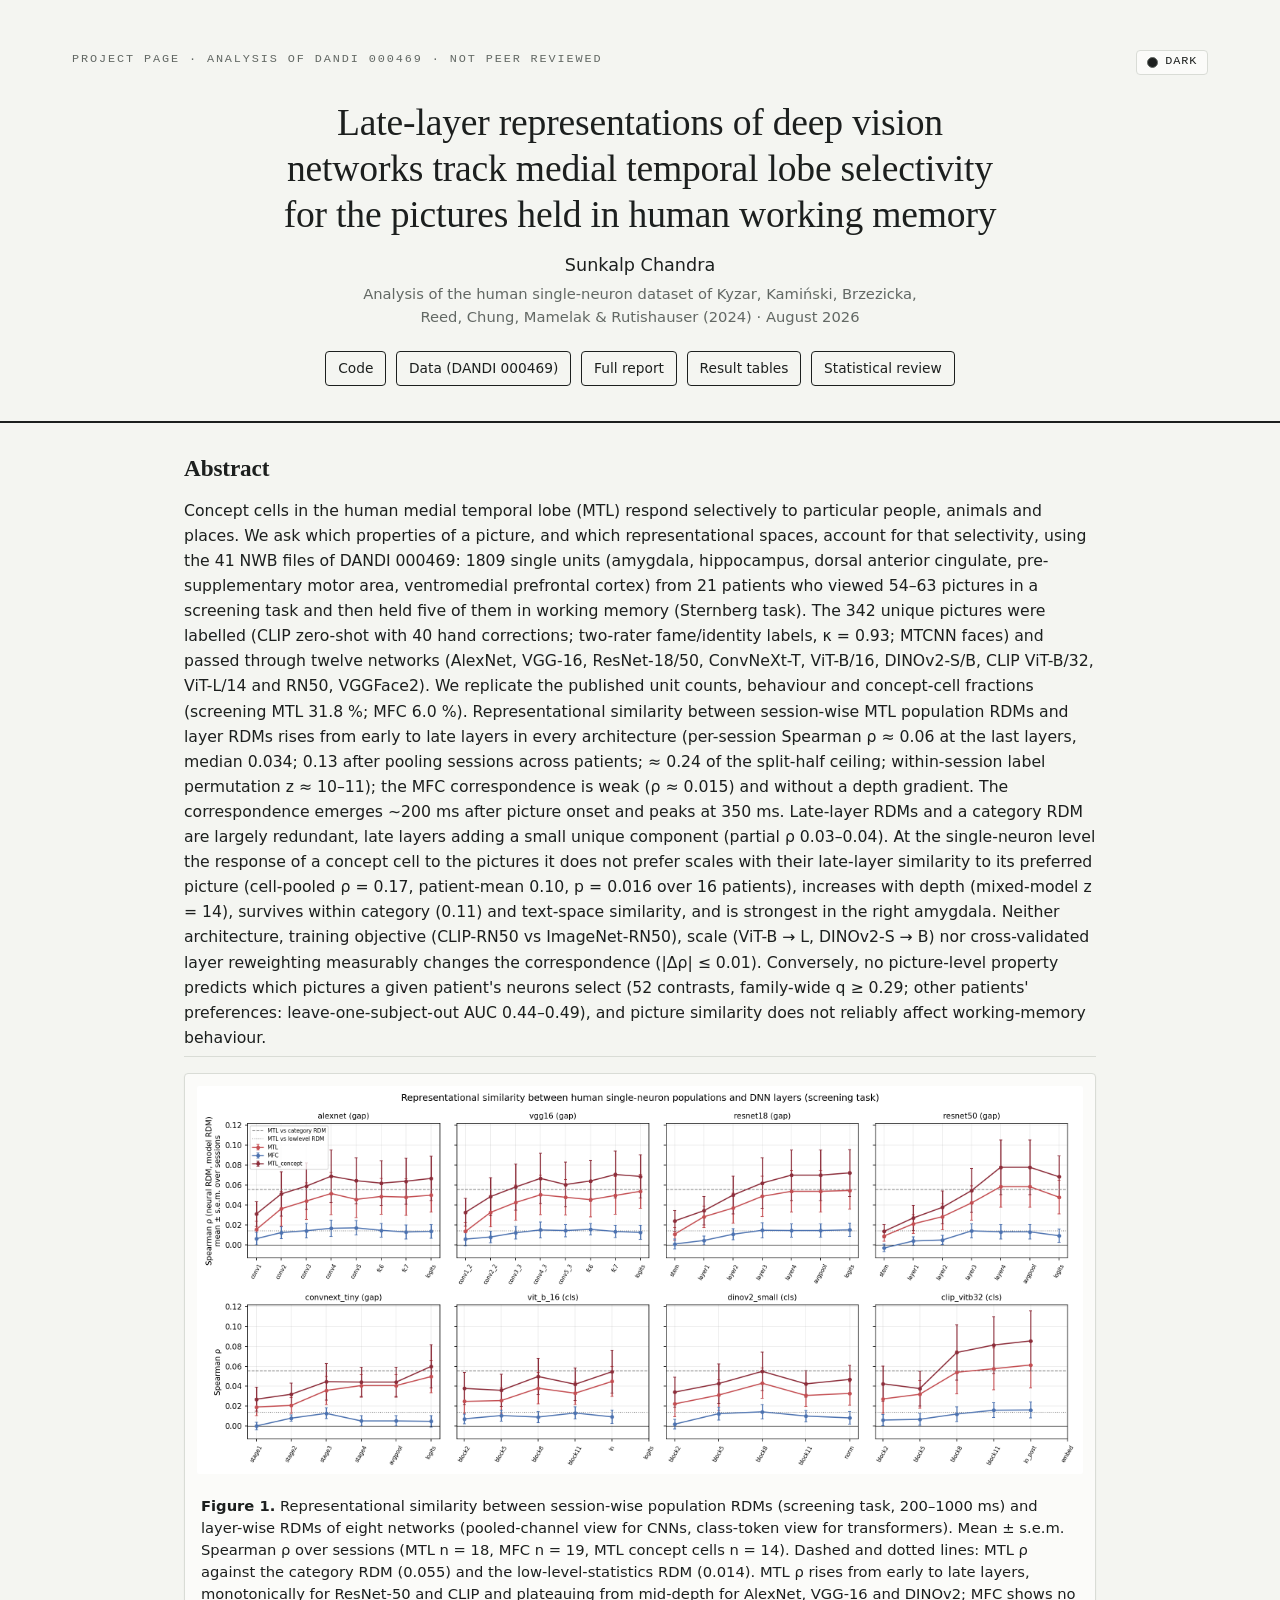
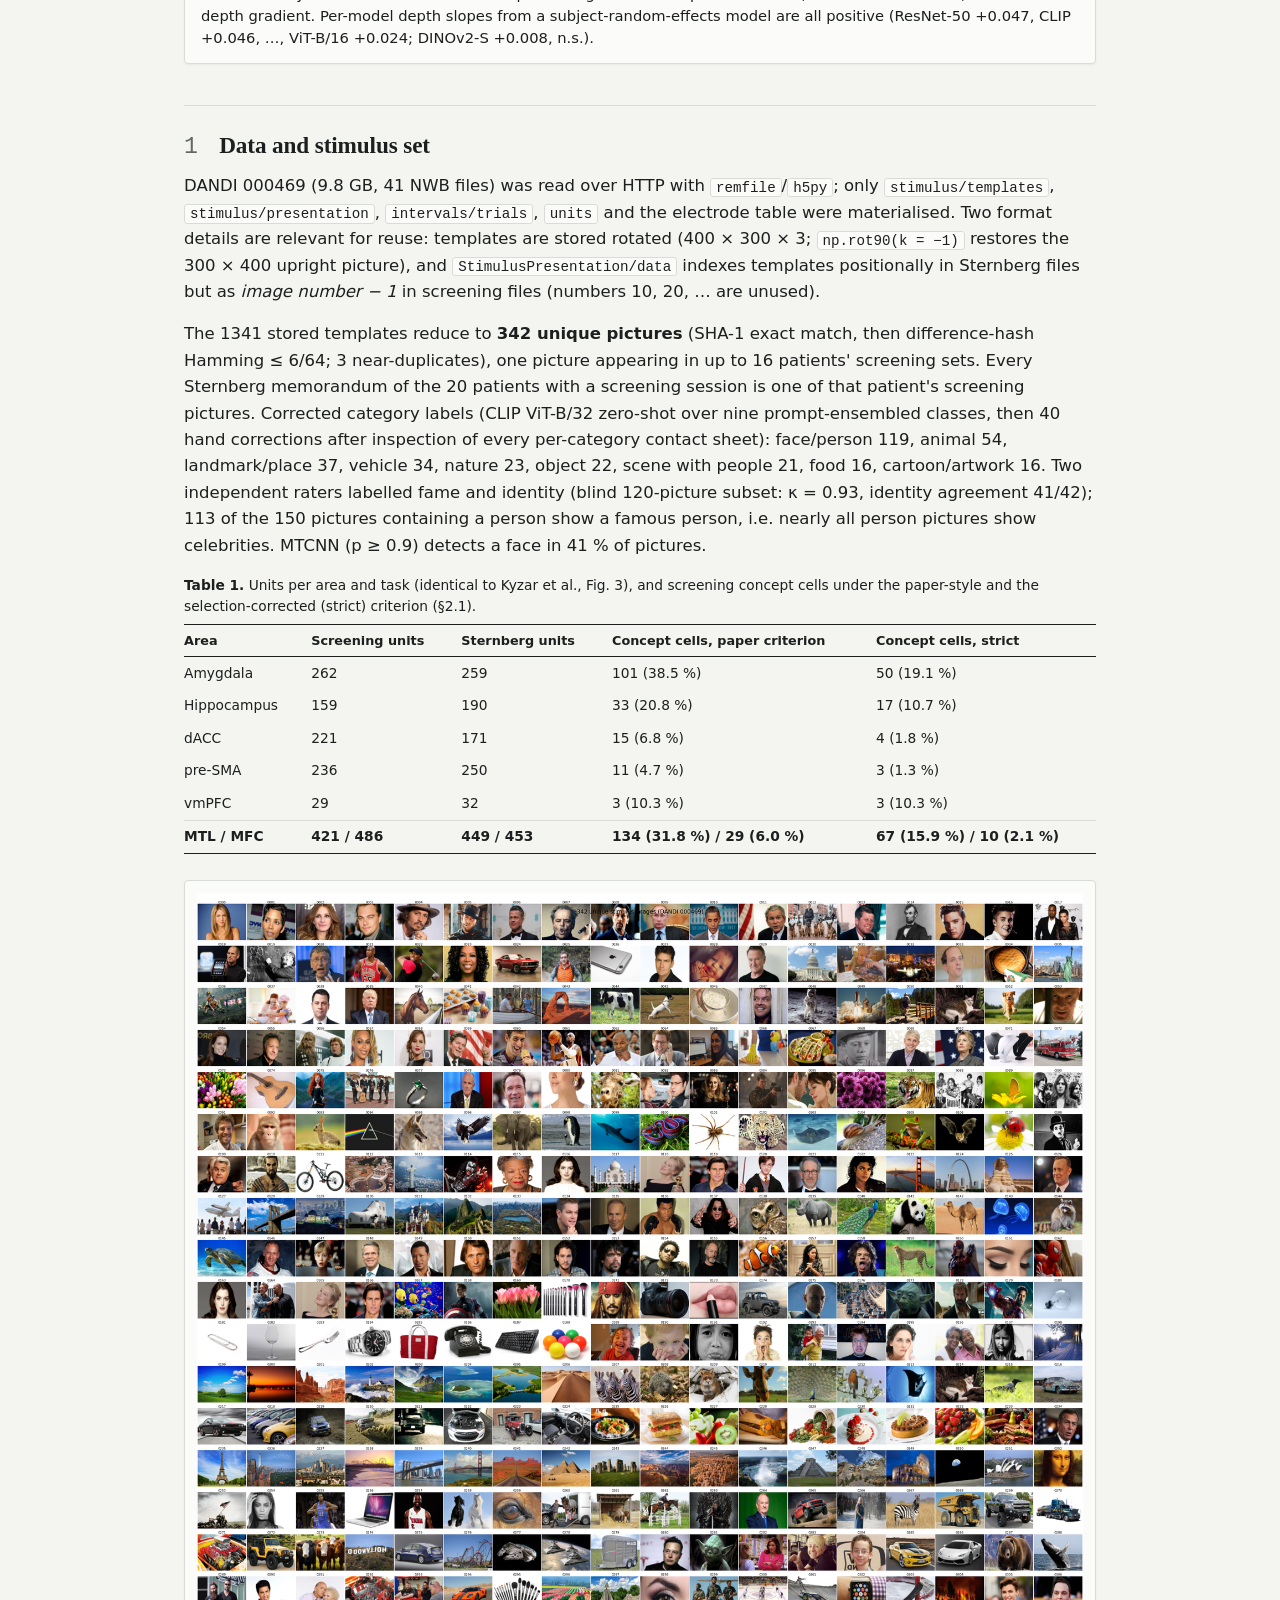
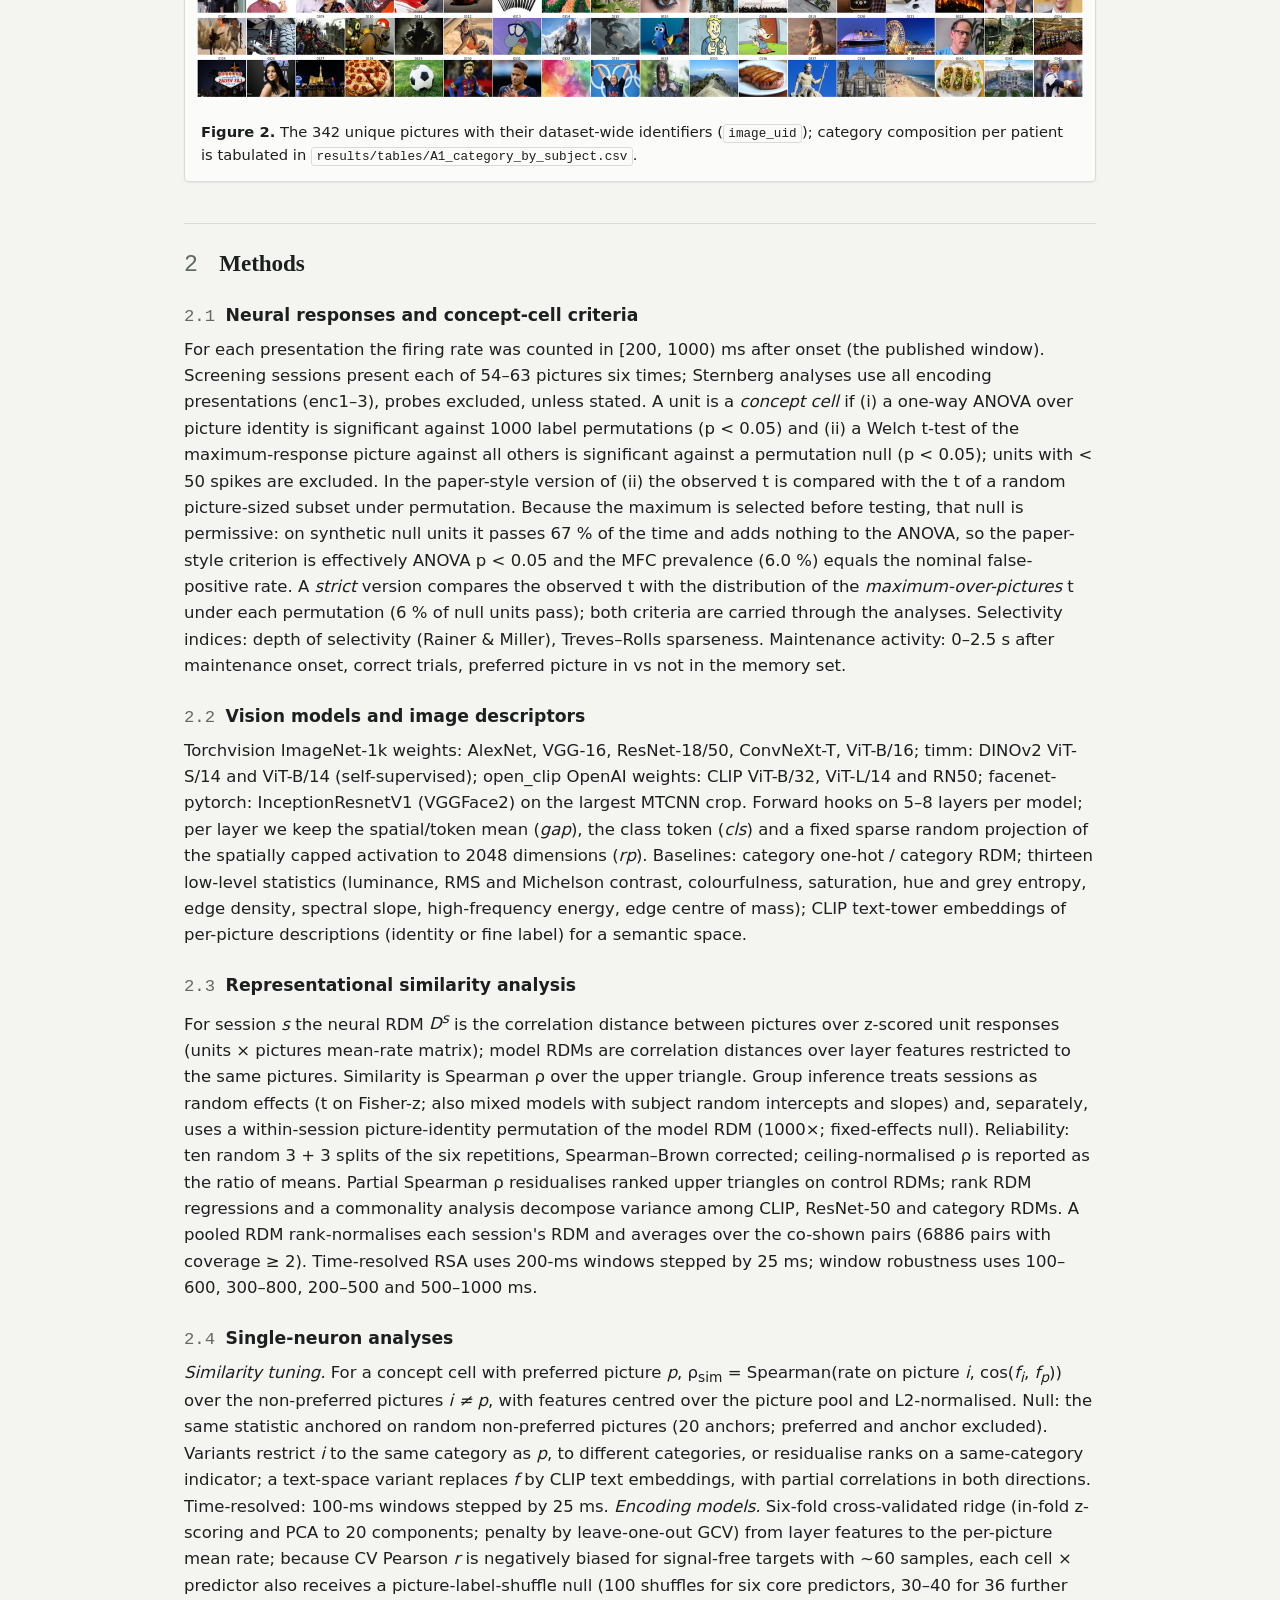
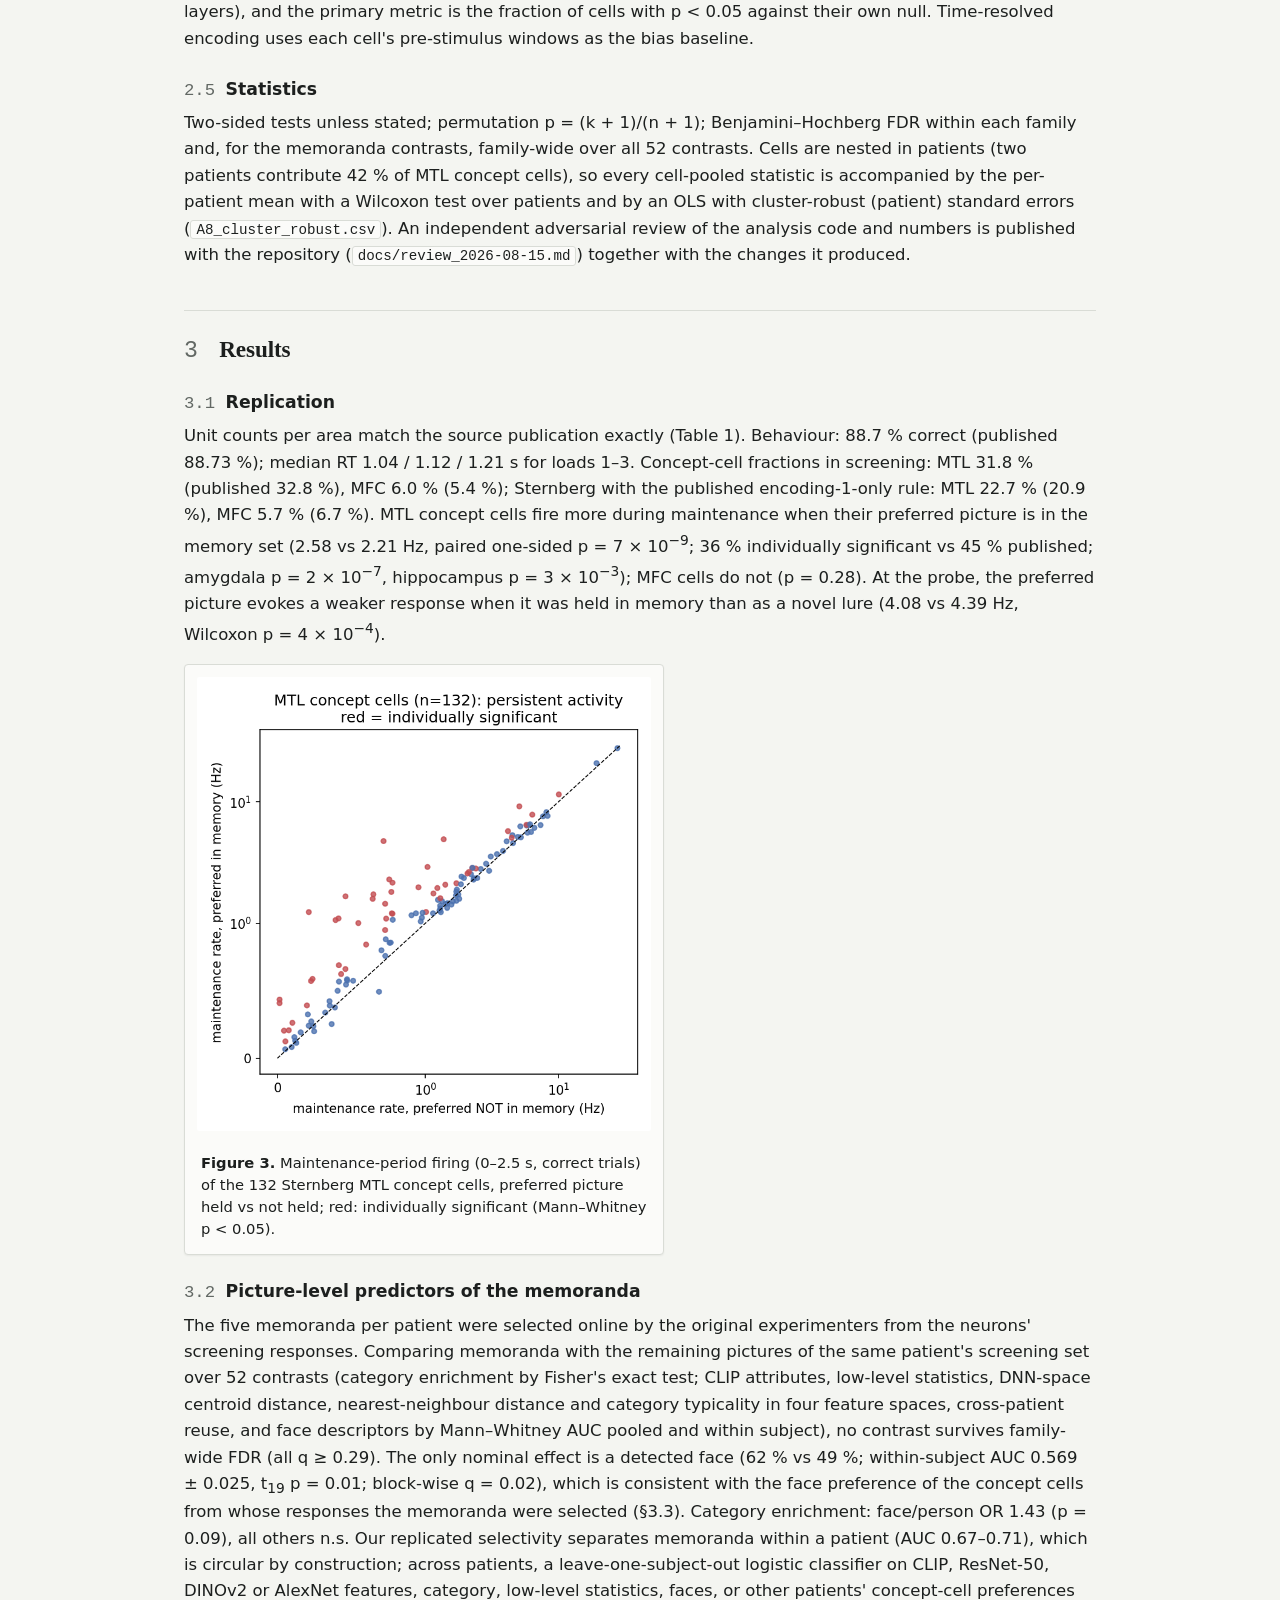
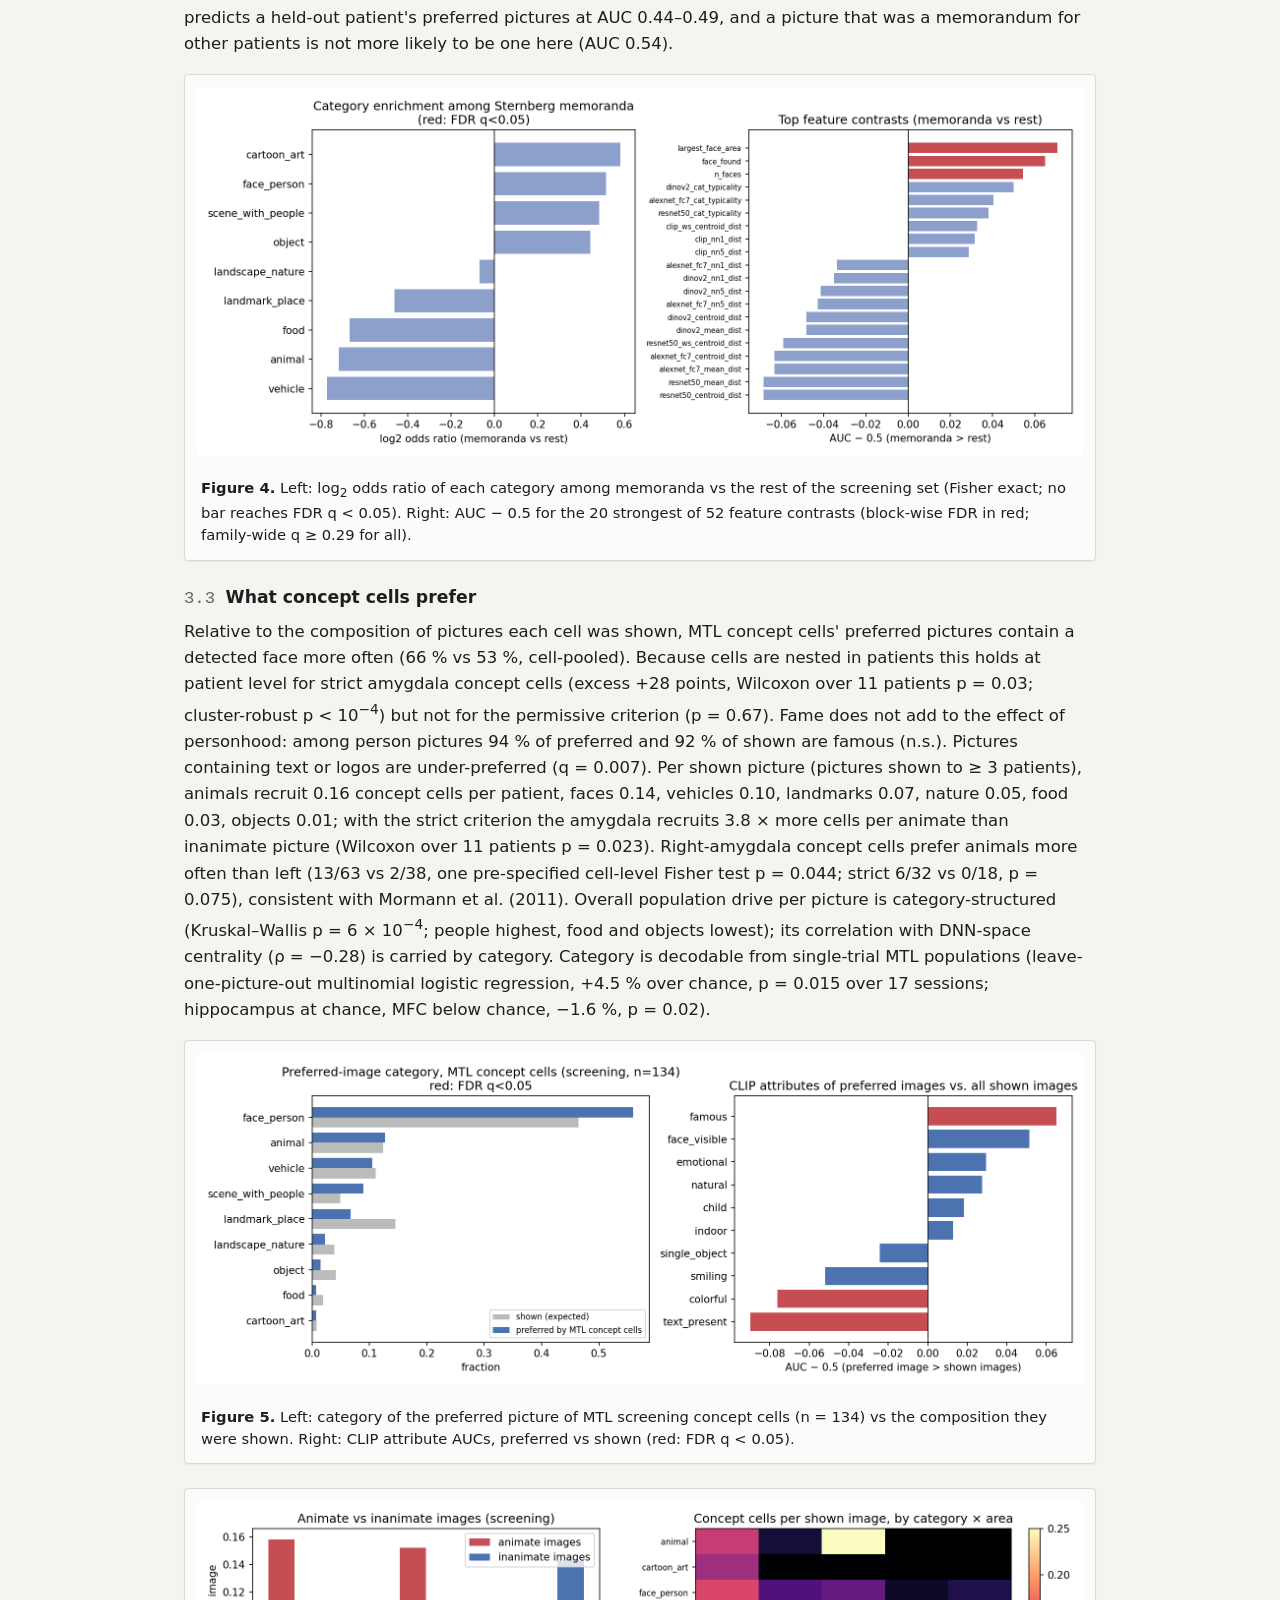
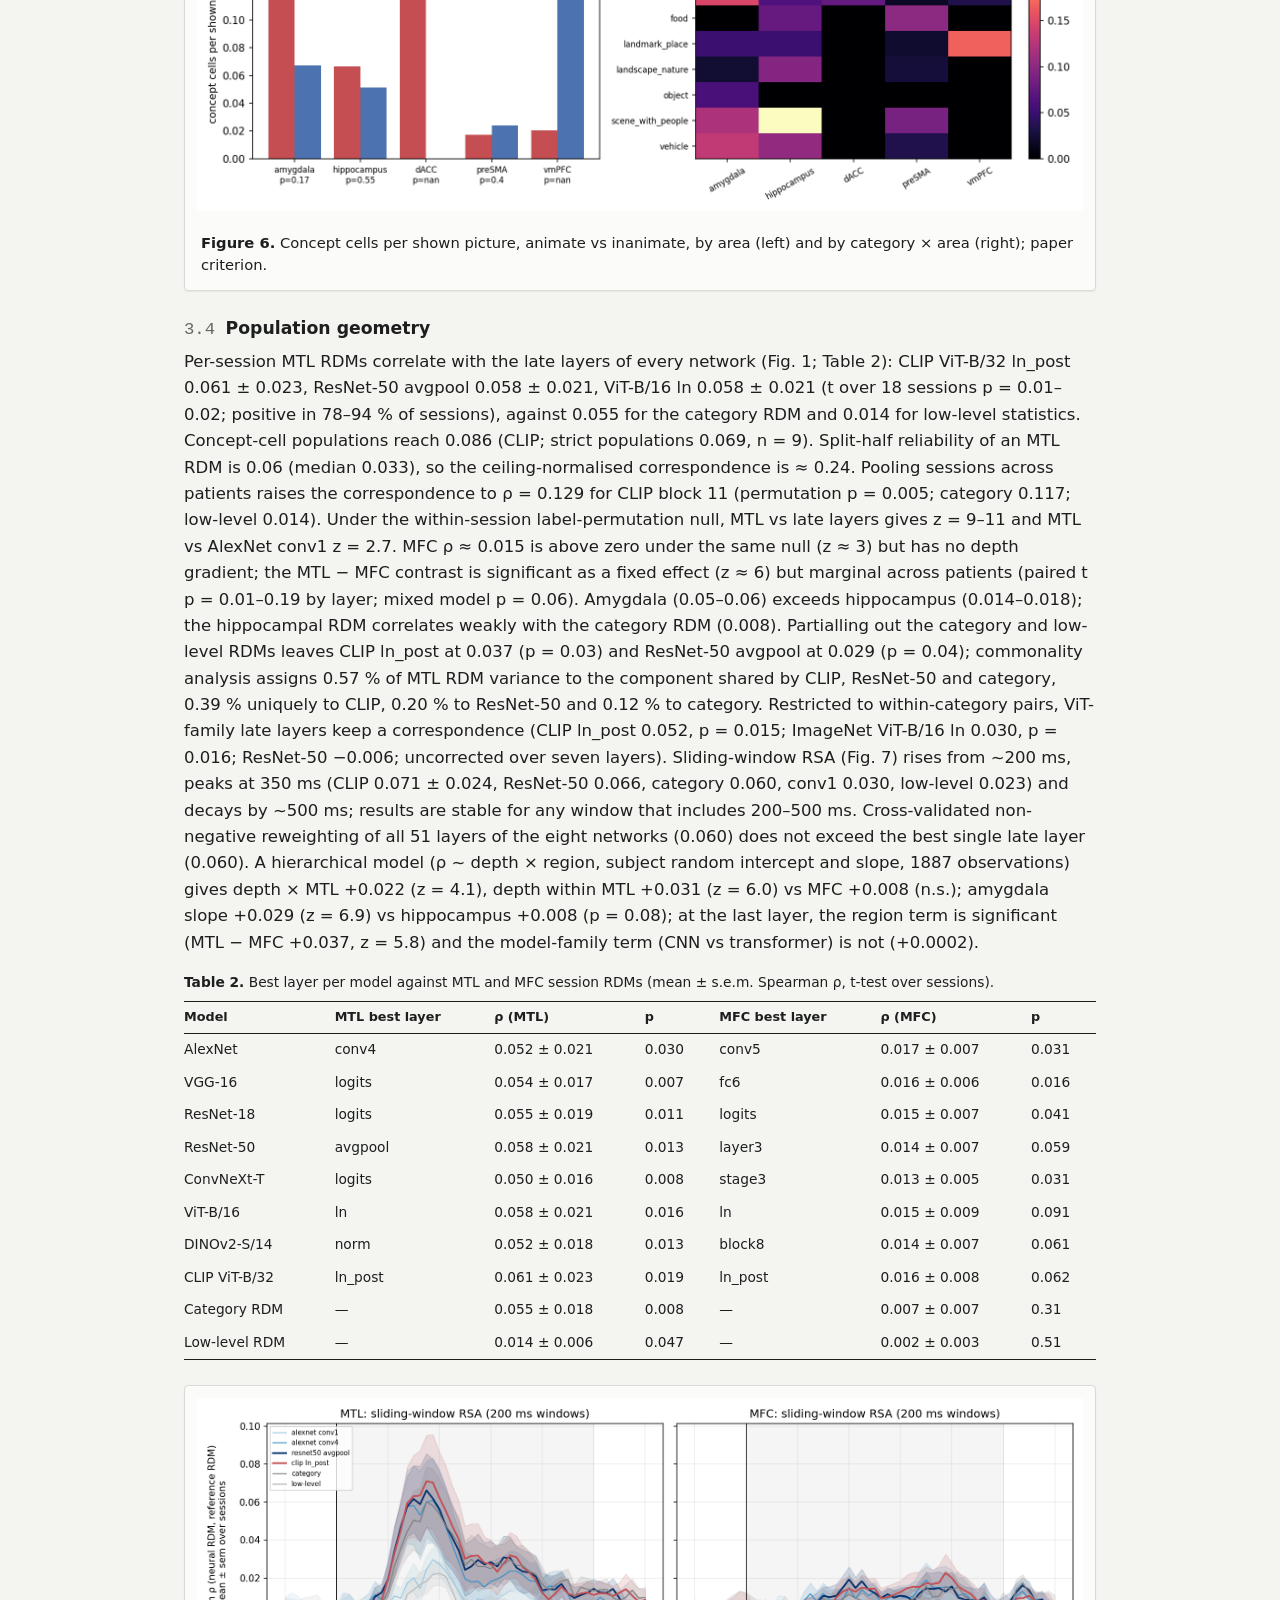
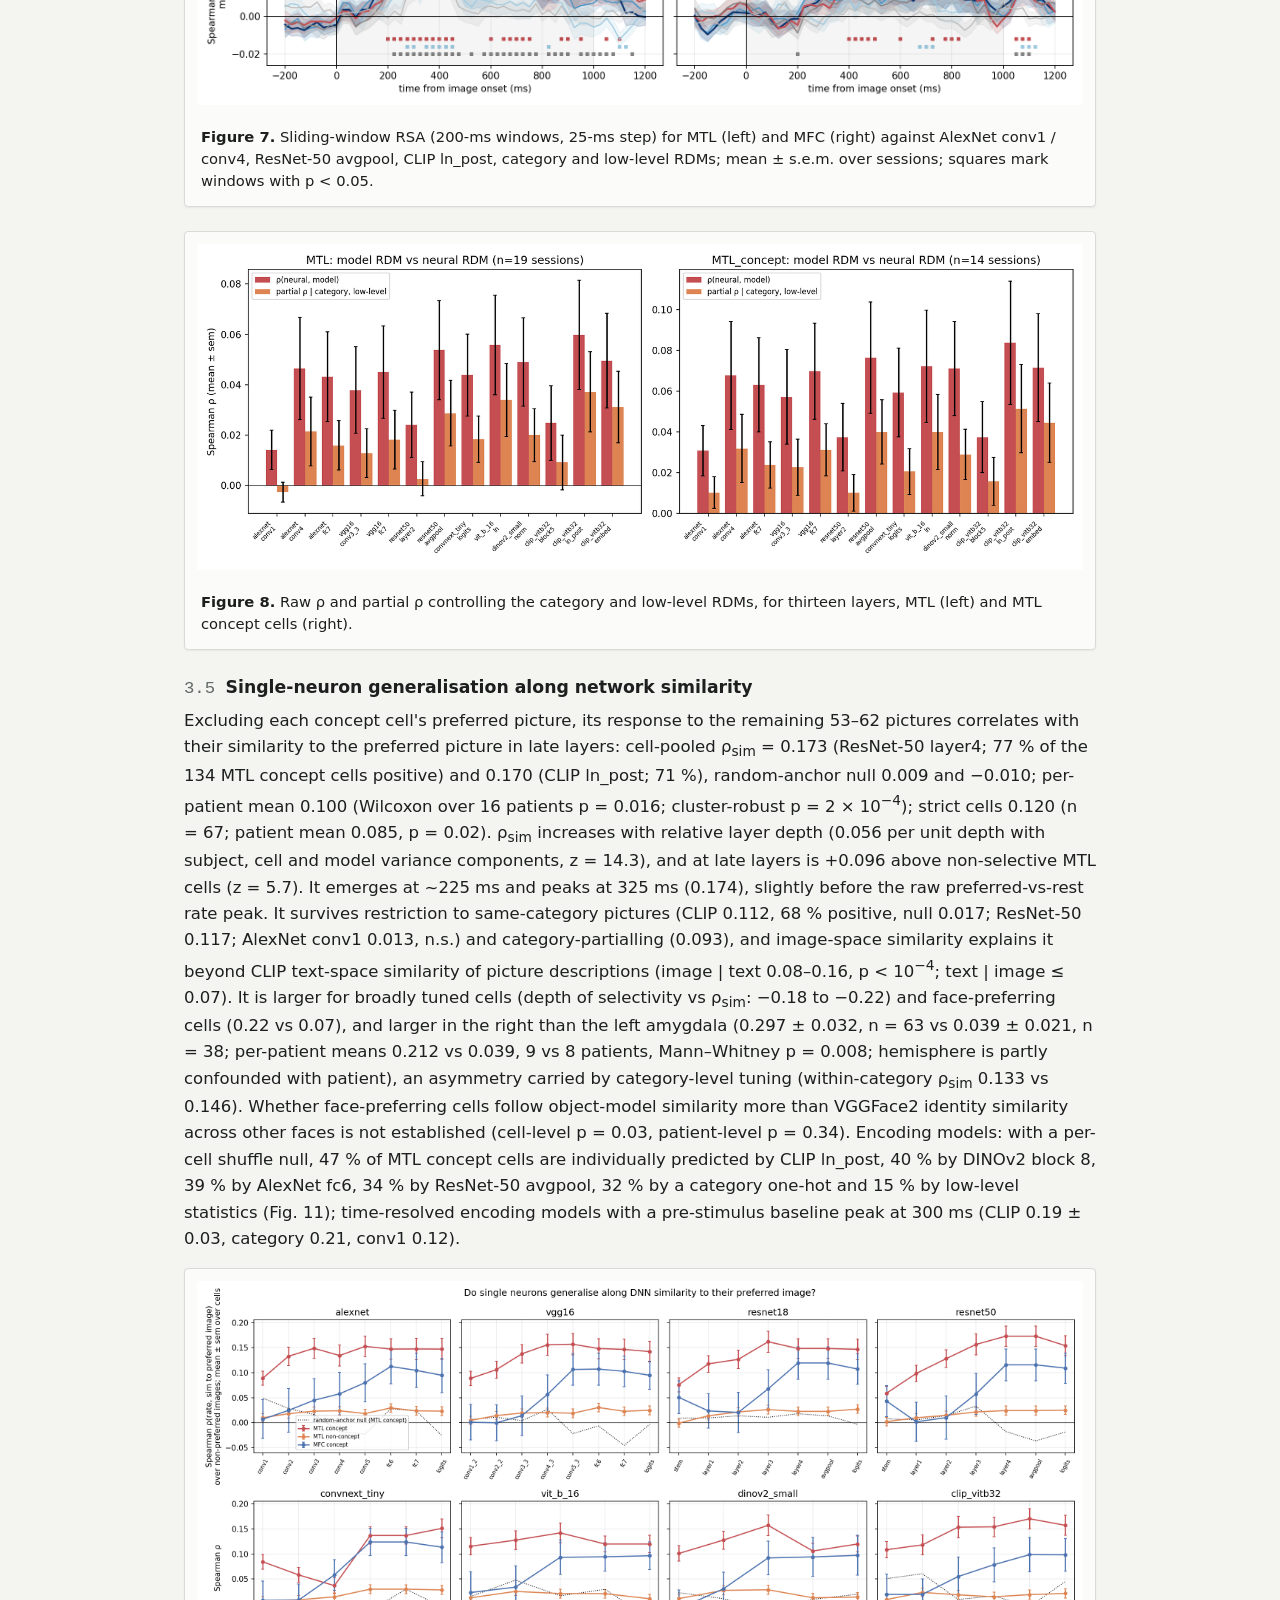
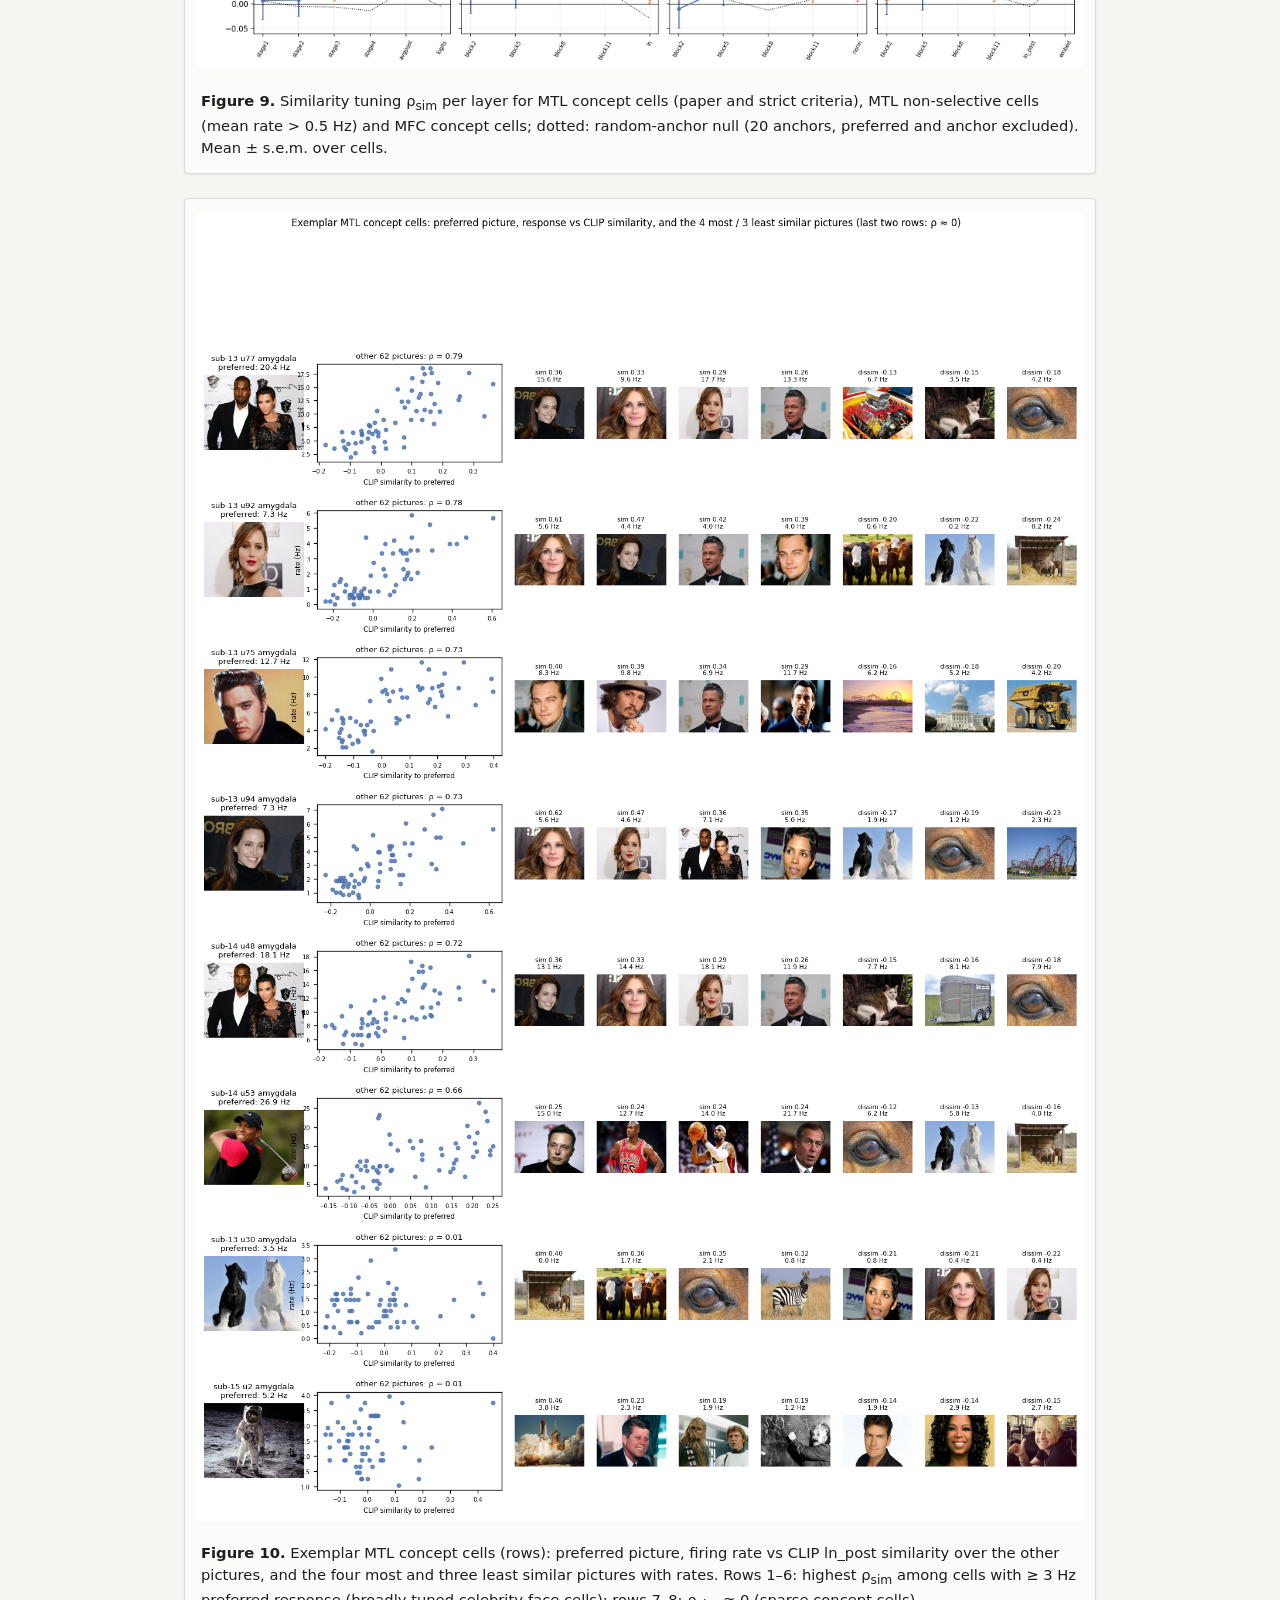
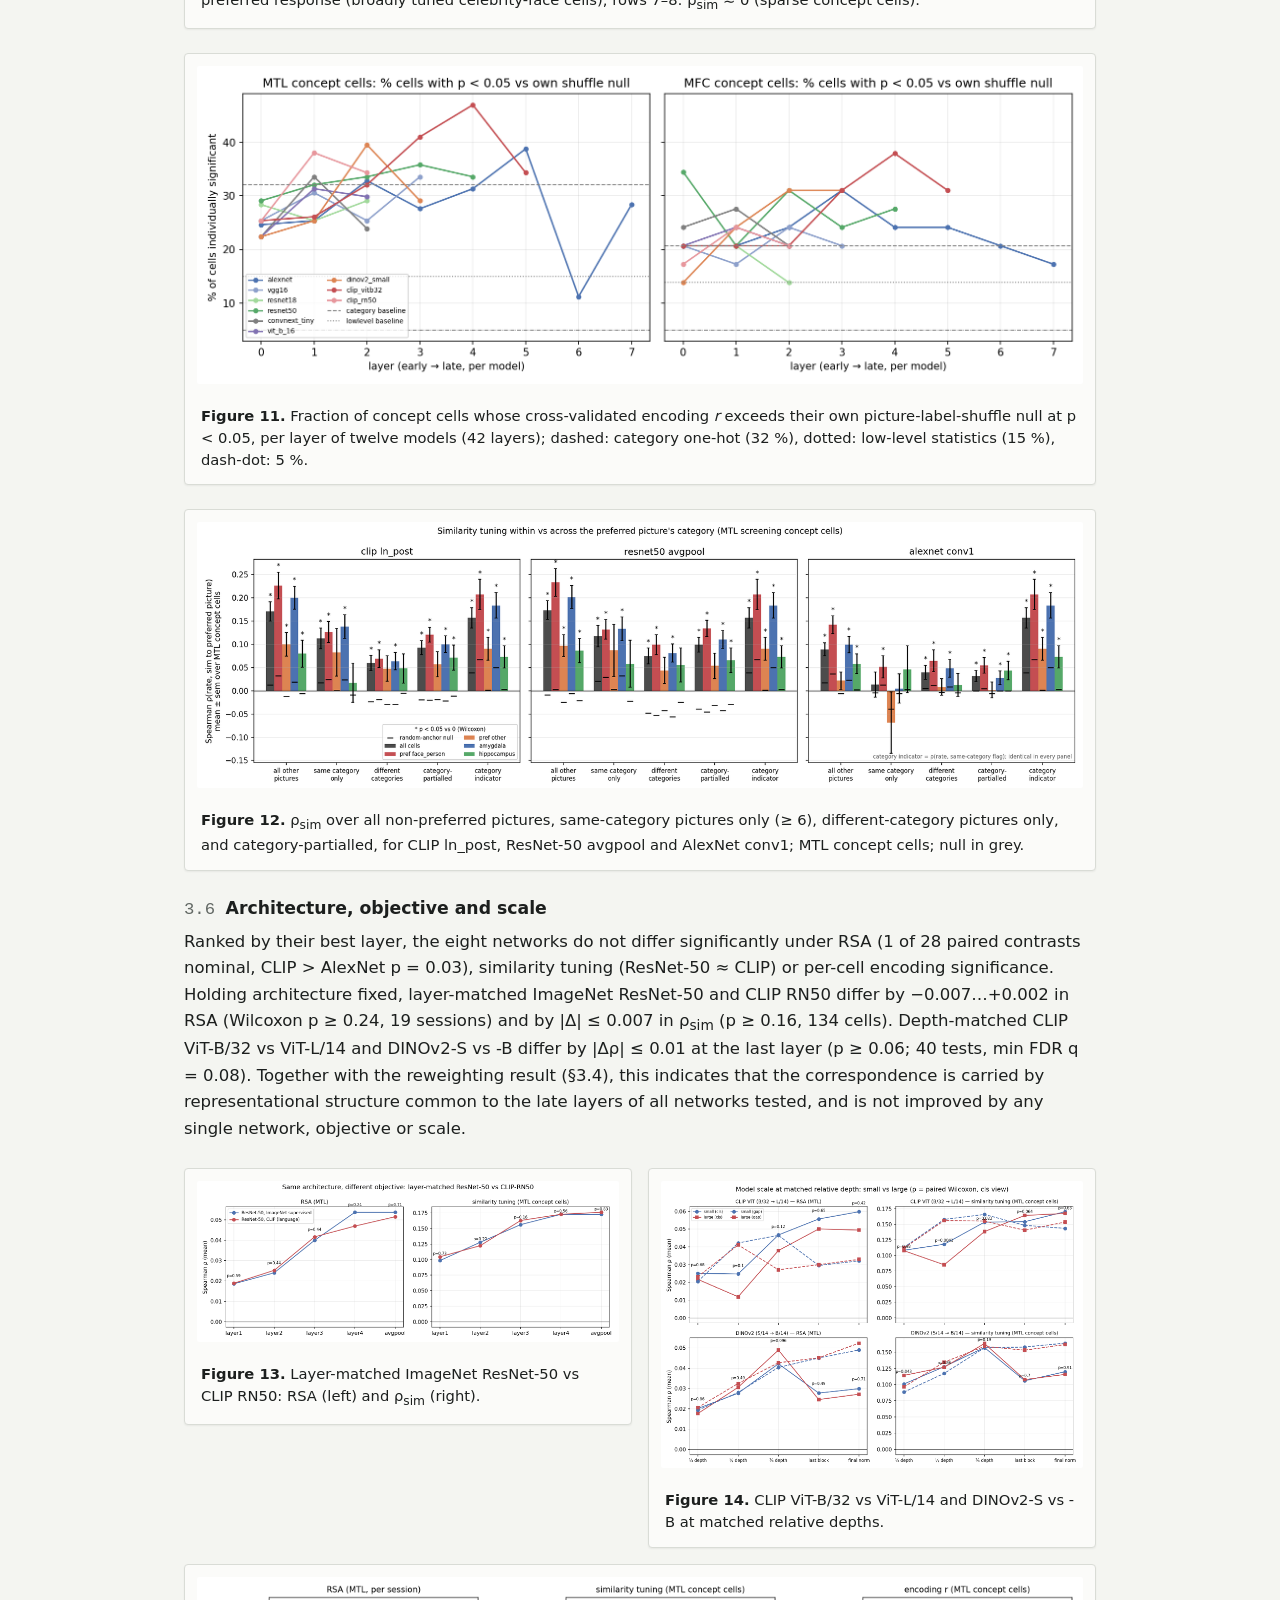
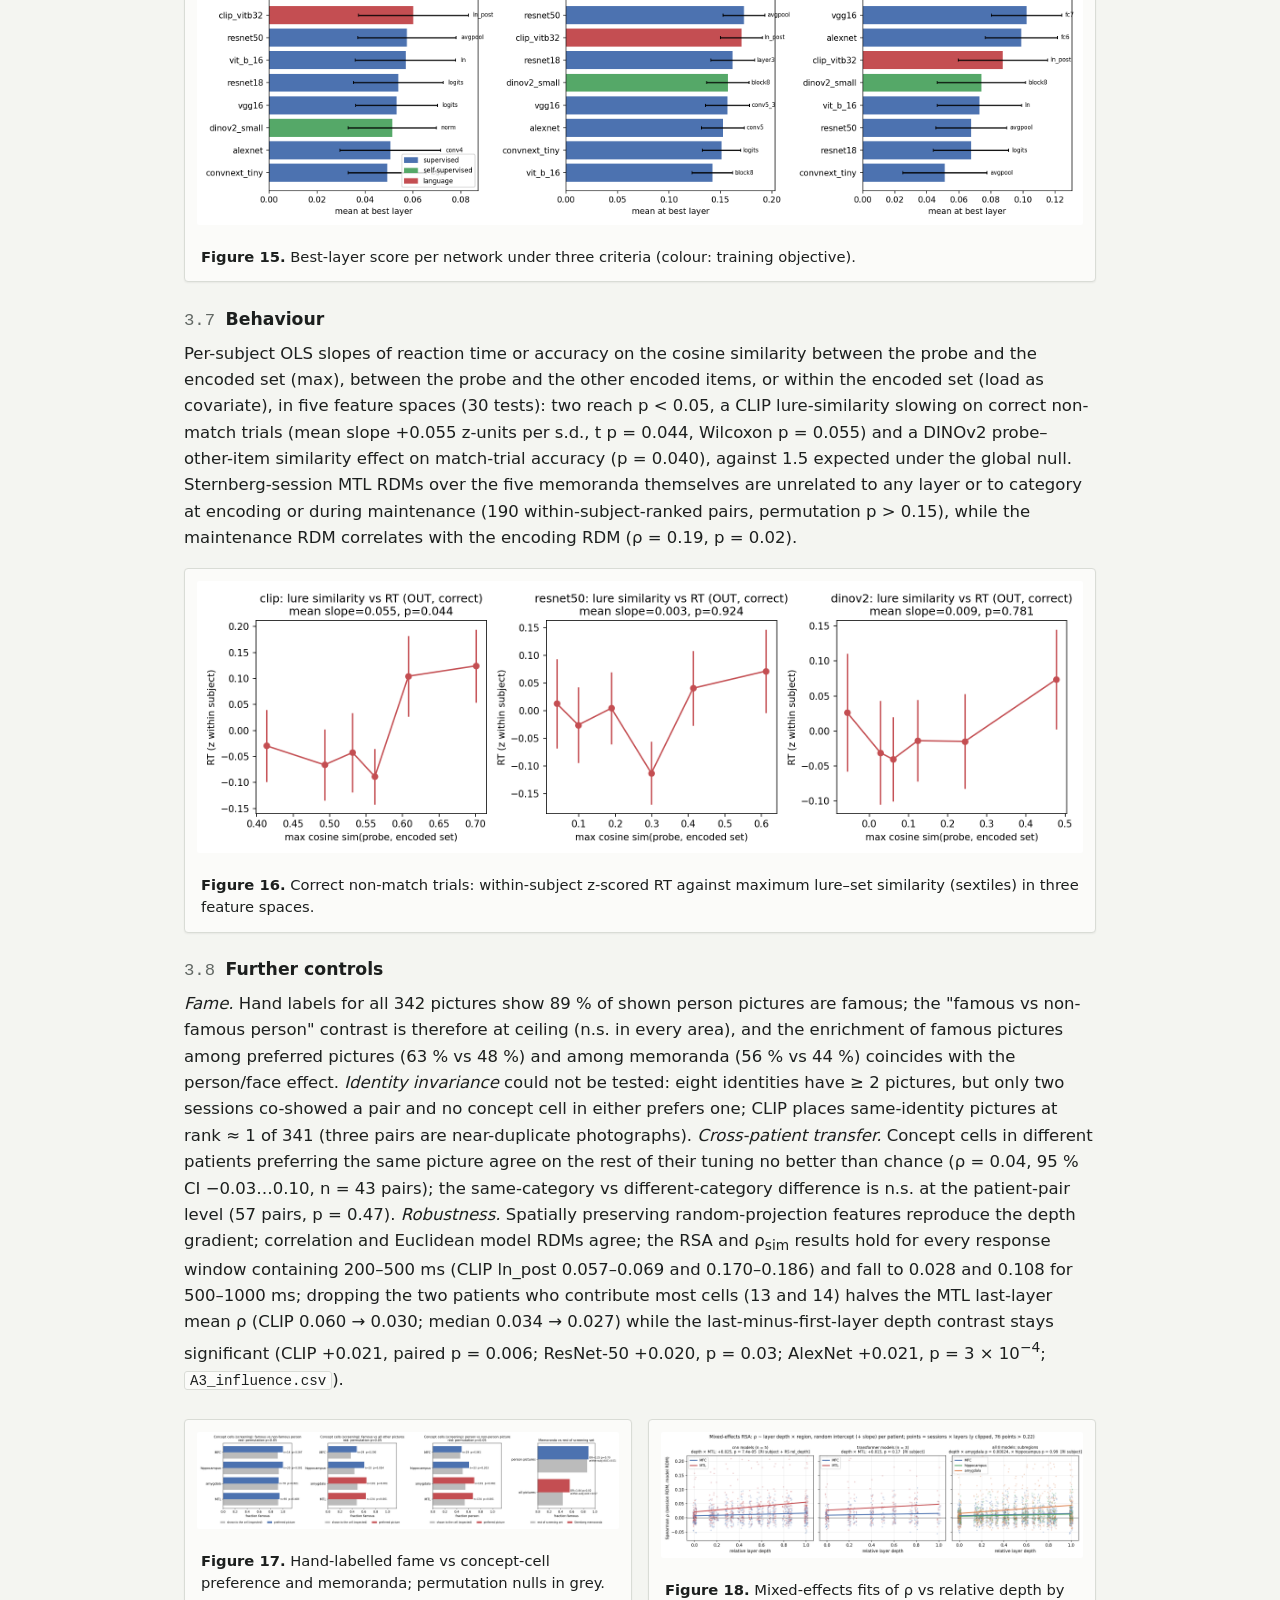
<file: site/index.html>
<!DOCTYPE html>
<html lang="en">
<head>
<meta charset="utf-8">
<meta name="viewport" content="width=device-width, initial-scale=1">
<title>memoranda — late-layer DNN geometry and human MTL selectivity for working-memory stimuli</title>
<meta name="description" content="Representational similarity, single-neuron similarity tuning and encoding models relating deep vision networks to 1809 human single units recorded during a Sternberg working-memory task (DANDI 000469).">
<meta name="author" content="Sunkalp Chandra">
<meta name="color-scheme" content="light dark">
<link rel="stylesheet" href="style.css">
<link rel="stylesheet" href="paper.css">
<script>
  (function () {
    try {
      var t = localStorage.getItem('memoranda-theme');
      if (t === 'dark' || t === 'light') document.documentElement.setAttribute('data-theme', t);
    } catch (e) {}
  })();
</script>
</head>
<body class="paper">
<a class="skip-link" href="#abstract">Skip to abstract</a>

<nav class="sitenav" aria-label="Section navigation">
  <div class="wrap">
    <a class="wordmark" href="#top">memoranda</a>
    <ul>
      <li><a href="#abstract">Abstract</a></li>
      <li><a href="#sec-data">1 Data</a></li>
      <li><a href="#sec-methods">2 Methods</a></li>
      <li><a href="#sec-results">3 Results</a></li>
      <li><a href="#sec-limits">4 Limitations</a></li>
      <li><a href="#sec-repro">5 Reproducibility</a></li>
      <li><a href="#refs">References</a></li>
    </ul>
    <button class="theme-toggle" type="button" aria-pressed="false"><span class="swatch" aria-hidden="true"></span><span class="label">Dark</span></button>
  </div>
</nav>

<header class="masthead paper-head" id="top">
  <div class="wrap">
    <div class="topbar">
      <span class="eyebrow">Project page · analysis of DANDI 000469 · not peer reviewed</span>
      <button class="theme-toggle" type="button" aria-pressed="false"><span class="swatch" aria-hidden="true"></span><span class="label">Dark</span></button>
    </div>
    <h1 class="paper-title">Late-layer representations of deep vision networks track medial temporal lobe selectivity for the pictures held in human working memory</h1>
    <p class="paper-authors">Sunkalp Chandra</p>
    <p class="paper-affil">Analysis of the human single-neuron dataset of Kyzar, Kamiński, Brzezicka, Reed, Chung, Mamelak &amp; Rutishauser (2024) · August 2026</p>
    <ul class="links paper-links" aria-label="Resources">
      <li><a class="btn" href="https://github.com/sunkalpchandra/memoranda">Code</a></li>
      <li><a class="btn" href="https://dandiarchive.org/dandiset/000469">Data (DANDI 000469)</a></li>
      <li><a class="btn" href="report.html">Full report</a></li>
      <li><a class="btn" href="https://github.com/sunkalpchandra/memoranda/tree/master/results/tables">Result tables</a></li>
      <li><a class="btn" href="https://github.com/sunkalpchandra/memoranda/blob/master/docs/review_2026-08-15.md">Statistical review</a></li>
    </ul>
  </div>
</header>

<main id="main">
<div class="wrap paper-body">

<section id="abstract" aria-labelledby="abstract-h">
  <h2 id="abstract-h" class="unnumbered">Abstract</h2>
  <p class="abstract">Concept cells in the human medial temporal lobe (MTL) respond selectively to particular people, animals and places. We ask which properties of a picture, and which representational spaces, account for that selectivity, using the 41 NWB files of DANDI 000469: 1809 single units (amygdala, hippocampus, dorsal anterior cingulate, pre-supplementary motor area, ventromedial prefrontal cortex) from 21 patients who viewed 54–63 pictures in a screening task and then held five of them in working memory (Sternberg task). The 342 unique pictures were labelled (CLIP zero-shot with 40 hand corrections; two-rater fame/identity labels, κ = 0.93; MTCNN faces) and passed through twelve networks (AlexNet, VGG-16, ResNet-18/50, ConvNeXt-T, ViT-B/16, DINOv2-S/B, CLIP ViT-B/32, ViT-L/14 and RN50, VGGFace2). We replicate the published unit counts, behaviour and concept-cell fractions (screening MTL 31.8 %; MFC 6.0 %). Representational similarity between session-wise MTL population RDMs and layer RDMs rises from early to late layers in every architecture (per-session Spearman ρ ≈ 0.06 at the last layers, median 0.034; 0.13 after pooling sessions across patients; ≈ 0.24 of the split-half ceiling; within-session label permutation z ≈ 10–11); the MFC correspondence is weak (ρ ≈ 0.015) and without a depth gradient. The correspondence emerges ~200 ms after picture onset and peaks at 350 ms. Late-layer RDMs and a category RDM are largely redundant, late layers adding a small unique component (partial ρ 0.03–0.04). At the single-neuron level the response of a concept cell to the pictures it does not prefer scales with their late-layer similarity to its preferred picture (cell-pooled ρ = 0.17, patient-mean 0.10, p = 0.016 over 16 patients), increases with depth (mixed-model z = 14), survives within category (0.11) and text-space similarity, and is strongest in the right amygdala. Neither architecture, training objective (CLIP-RN50 vs ImageNet-RN50), scale (ViT-B → L, DINOv2-S → B) nor cross-validated layer reweighting measurably changes the correspondence (|Δρ| ≤ 0.01). Conversely, no picture-level property predicts which pictures a given patient's neurons select (52 contrasts, family-wide q ≥ 0.29; other patients' preferences: leave-one-subject-out AUC 0.44–0.49), and picture similarity does not reliably affect working-memory behaviour.</p>
</section>

<figure class="fig paper-fig" id="fig1">
  <a class="figlink" href="figures/A3_rsa_layer_curves.png" data-caption="Figure 1. RSA layer-depth curves.">
    <img src="figures/A3_rsa_layer_curves.png" width="2400" height="1050" alt="Eight panels, one per network, of Spearman rho between neural and model RDMs against layer, for MTL, MFC and MTL concept-cell populations; MTL curves rise with depth to about 0.06, MFC curves stay near 0.015.">
  </a>
  <figcaption><b>Figure 1.</b> Representational similarity between session-wise population RDMs (screening task, 200–1000 ms) and layer-wise RDMs of eight networks (pooled-channel view for CNNs, class-token view for transformers). Mean ± s.e.m. Spearman ρ over sessions (MTL n = 18, MFC n = 19, MTL concept cells n = 14). Dashed and dotted lines: MTL ρ against the category RDM (0.055) and the low-level-statistics RDM (0.014). MTL ρ rises from early to late layers, monotonically for ResNet-50 and CLIP and plateauing from mid-depth for AlexNet, VGG-16 and DINOv2; MFC shows no depth gradient. Per-model depth slopes from a subject-random-effects model are all positive (ResNet-50 +0.047, CLIP +0.046, …, ViT-B/16 +0.024; DINOv2-S +0.008, n.s.).</figcaption>
</figure>

<section id="sec-data" aria-labelledby="sec-data-h">
  <h2 id="sec-data-h"><span class="num">1</span>Data and stimulus set</h2>
  <p>DANDI 000469 (9.8 GB, 41 NWB files) was read over HTTP with <code>remfile</code>/<code>h5py</code>; only <code>stimulus/templates</code>, <code>stimulus/presentation</code>, <code>intervals/trials</code>, <code>units</code> and the electrode table were materialised. Two format details are relevant for reuse: templates are stored rotated (400 × 300 × 3; <code>np.rot90(k = −1)</code> restores the 300 × 400 upright picture), and <code>StimulusPresentation/data</code> indexes templates positionally in Sternberg files but as <i>image number − 1</i> in screening files (numbers 10, 20, … are unused).</p>
  <p>The 1341 stored templates reduce to <b>342 unique pictures</b> (SHA-1 exact match, then difference-hash Hamming ≤ 6/64; 3 near-duplicates), one picture appearing in up to 16 patients' screening sets. Every Sternberg memorandum of the 20 patients with a screening session is one of that patient's screening pictures. Corrected category labels (CLIP ViT-B/32 zero-shot over nine prompt-ensembled classes, then 40 hand corrections after inspection of every per-category contact sheet): face/person 119, animal 54, landmark/place 37, vehicle 34, nature 23, object 22, scene with people 21, food 16, cartoon/artwork 16. Two independent raters labelled fame and identity (blind 120-picture subset: κ = 0.93, identity agreement 41/42); 113 of the 150 pictures containing a person show a famous person, i.e. nearly all person pictures show celebrities. MTCNN (p ≥ 0.9) detects a face in 41 % of pictures.</p>

  <div class="tablewrap">
  <table class="paper-table">
    <caption><b>Table 1.</b> Units per area and task (identical to Kyzar et al., Fig. 3), and screening concept cells under the paper-style and the selection-corrected (strict) criterion (§2.1).</caption>
    <thead><tr><th>Area</th><th>Screening units</th><th>Sternberg units</th><th>Concept cells, paper criterion</th><th>Concept cells, strict</th></tr></thead>
    <tbody>
      <tr><td>Amygdala</td><td>262</td><td>259</td><td>101 (38.5 %)</td><td>50 (19.1 %)</td></tr>
      <tr><td>Hippocampus</td><td>159</td><td>190</td><td>33 (20.8 %)</td><td>17 (10.7 %)</td></tr>
      <tr><td>dACC</td><td>221</td><td>171</td><td>15 (6.8 %)</td><td>4 (1.8 %)</td></tr>
      <tr><td>pre-SMA</td><td>236</td><td>250</td><td>11 (4.7 %)</td><td>3 (1.3 %)</td></tr>
      <tr><td>vmPFC</td><td>29</td><td>32</td><td>3 (10.3 %)</td><td>3 (10.3 %)</td></tr>
      <tr class="total"><td>MTL / MFC</td><td>421 / 486</td><td>449 / 453</td><td>134 (31.8 %) / 29 (6.0 %)</td><td>67 (15.9 %) / 10 (2.1 %)</td></tr>
    </tbody>
  </table>
  </div>

  <figure class="fig paper-fig" id="fig-montage">
    <a class="figlink" href="figures/montage_all_unique.png" data-caption="Figure 2. The 342 unique pictures.">
      <img src="figures/montage_all_unique.png" width="1600" height="1458" alt="Contact sheet of all 342 unique stimulus pictures with their dataset-wide identifiers." loading="lazy">
    </a>
    <figcaption><b>Figure 2.</b> The 342 unique pictures with their dataset-wide identifiers (<code>image_uid</code>); category composition per patient is tabulated in <code>results/tables/A1_category_by_subject.csv</code>.</figcaption>
  </figure>
</section>

<section id="sec-methods" aria-labelledby="sec-methods-h">
  <h2 id="sec-methods-h"><span class="num">2</span>Methods</h2>

  <h3><span class="num">2.1</span>Neural responses and concept-cell criteria</h3>
  <p>For each presentation the firing rate was counted in [200, 1000) ms after onset (the published window). Screening sessions present each of 54–63 pictures six times; Sternberg analyses use all encoding presentations (enc1–3), probes excluded, unless stated. A unit is a <i>concept cell</i> if (i) a one-way ANOVA over picture identity is significant against 1000 label permutations (p &lt; 0.05) and (ii) a Welch t-test of the maximum-response picture against all others is significant against a permutation null (p &lt; 0.05); units with &lt; 50 spikes are excluded. In the paper-style version of (ii) the observed t is compared with the t of a random picture-sized subset under permutation. Because the maximum is selected before testing, that null is permissive: on synthetic null units it passes 67 % of the time and adds nothing to the ANOVA, so the paper-style criterion is effectively ANOVA p &lt; 0.05 and the MFC prevalence (6.0 %) equals the nominal false-positive rate. A <i>strict</i> version compares the observed t with the distribution of the <i>maximum-over-pictures</i> t under each permutation (6 % of null units pass); both criteria are carried through the analyses. Selectivity indices: depth of selectivity (Rainer &amp; Miller), Treves–Rolls sparseness. Maintenance activity: 0–2.5 s after maintenance onset, correct trials, preferred picture in vs not in the memory set.</p>

  <h3><span class="num">2.2</span>Vision models and image descriptors</h3>
  <p>Torchvision ImageNet-1k weights: AlexNet, VGG-16, ResNet-18/50, ConvNeXt-T, ViT-B/16; timm: DINOv2 ViT-S/14 and ViT-B/14 (self-supervised); open_clip OpenAI weights: CLIP ViT-B/32, ViT-L/14 and RN50; facenet-pytorch: InceptionResnetV1 (VGGFace2) on the largest MTCNN crop. Forward hooks on 5–8 layers per model; per layer we keep the spatial/token mean (<i>gap</i>), the class token (<i>cls</i>) and a fixed sparse random projection of the spatially capped activation to 2048 dimensions (<i>rp</i>). Baselines: category one-hot / category RDM; thirteen low-level statistics (luminance, RMS and Michelson contrast, colourfulness, saturation, hue and grey entropy, edge density, spectral slope, high-frequency energy, edge centre of mass); CLIP text-tower embeddings of per-picture descriptions (identity or fine label) for a semantic space.</p>

  <h3><span class="num">2.3</span>Representational similarity analysis</h3>
  <p>For session <i>s</i> the neural RDM <i>D<sup>s</sup></i> is the correlation distance between pictures over z-scored unit responses (units × pictures mean-rate matrix); model RDMs are correlation distances over layer features restricted to the same pictures. Similarity is Spearman ρ over the upper triangle. Group inference treats sessions as random effects (t on Fisher-z; also mixed models with subject random intercepts and slopes) and, separately, uses a within-session picture-identity permutation of the model RDM (1000×; fixed-effects null). Reliability: ten random 3 + 3 splits of the six repetitions, Spearman–Brown corrected; ceiling-normalised ρ is reported as the ratio of means. Partial Spearman ρ residualises ranked upper triangles on control RDMs; rank RDM regressions and a commonality analysis decompose variance among CLIP, ResNet-50 and category RDMs. A pooled RDM rank-normalises each session's RDM and averages over the co-shown pairs (6886 pairs with coverage ≥ 2). Time-resolved RSA uses 200-ms windows stepped by 25 ms; window robustness uses 100–600, 300–800, 200–500 and 500–1000 ms.</p>

  <h3><span class="num">2.4</span>Single-neuron analyses</h3>
  <p><i>Similarity tuning.</i> For a concept cell with preferred picture <i>p</i>, ρ<sub>sim</sub> = Spearman(rate on picture <i>i</i>, cos(<i>f</i><sub><i>i</i></sub>, <i>f</i><sub><i>p</i></sub>)) over the non-preferred pictures <i>i ≠ p</i>, with features centred over the picture pool and L2-normalised. Null: the same statistic anchored on random non-preferred pictures (20 anchors; preferred and anchor excluded). Variants restrict <i>i</i> to the same category as <i>p</i>, to different categories, or residualise ranks on a same-category indicator; a text-space variant replaces <i>f</i> by CLIP text embeddings, with partial correlations in both directions. Time-resolved: 100-ms windows stepped by 25 ms. <i>Encoding models.</i> Six-fold cross-validated ridge (in-fold z-scoring and PCA to 20 components; penalty by leave-one-out GCV) from layer features to the per-picture mean rate; because CV Pearson <i>r</i> is negatively biased for signal-free targets with ~60 samples, each cell × predictor also receives a picture-label-shuffle null (100 shuffles for six core predictors, 30–40 for 36 further layers), and the primary metric is the fraction of cells with p &lt; 0.05 against their own null. Time-resolved encoding uses each cell's pre-stimulus windows as the bias baseline.</p>

  <h3><span class="num">2.5</span>Statistics</h3>
  <p>Two-sided tests unless stated; permutation p = (k + 1)/(n + 1); Benjamini–Hochberg FDR within each family and, for the memoranda contrasts, family-wide over all 52 contrasts. Cells are nested in patients (two patients contribute 42 % of MTL concept cells), so every cell-pooled statistic is accompanied by the per-patient mean with a Wilcoxon test over patients and by an OLS with cluster-robust (patient) standard errors (<code>A8_cluster_robust.csv</code>). An independent adversarial review of the analysis code and numbers is published with the repository (<code>docs/review_2026-08-15.md</code>) together with the changes it produced.</p>
</section>

<section id="sec-results" aria-labelledby="sec-results-h">
  <h2 id="sec-results-h"><span class="num">3</span>Results</h2>

  <h3><span class="num">3.1</span>Replication</h3>
  <p>Unit counts per area match the source publication exactly (Table 1). Behaviour: 88.7 % correct (published 88.73 %); median RT 1.04 / 1.12 / 1.21 s for loads 1–3. Concept-cell fractions in screening: MTL 31.8 % (published 32.8 %), MFC 6.0 % (5.4 %); Sternberg with the published encoding-1-only rule: MTL 22.7 % (20.9 %), MFC 5.7 % (6.7 %). MTL concept cells fire more during maintenance when their preferred picture is in the memory set (2.58 vs 2.21 Hz, paired one-sided p = 7 × 10<sup>−9</sup>; 36 % individually significant vs 45 % published; amygdala p = 2 × 10<sup>−7</sup>, hippocampus p = 3 × 10<sup>−3</sup>); MFC cells do not (p = 0.28). At the probe, the preferred picture evokes a weaker response when it was held in memory than as a novel lure (4.08 vs 4.39 Hz, Wilcoxon p = 4 × 10<sup>−4</sup>).</p>
  <figure class="fig paper-fig narrow" id="fig-maint">
    <a class="figlink" href="figures/A0_maintenance.png" data-caption="Figure 3. Maintenance-period persistent activity."><img src="figures/A0_maintenance.png" width="750" height="750" alt="Scatter of maintenance-period firing rate with the preferred picture in memory against not in memory for 132 MTL concept cells; most points lie above the diagonal." loading="lazy"></a>
    <figcaption><b>Figure 3.</b> Maintenance-period firing (0–2.5 s, correct trials) of the 132 Sternberg MTL concept cells, preferred picture held vs not held; red: individually significant (Mann–Whitney p &lt; 0.05).</figcaption>
  </figure>

  <h3><span class="num">3.2</span>Picture-level predictors of the memoranda</h3>
  <p>The five memoranda per patient were selected online by the original experimenters from the neurons' screening responses. Comparing memoranda with the remaining pictures of the same patient's screening set over 52 contrasts (category enrichment by Fisher's exact test; CLIP attributes, low-level statistics, DNN-space centroid distance, nearest-neighbour distance and category typicality in four feature spaces, cross-patient reuse, and face descriptors by Mann–Whitney AUC pooled and within subject), no contrast survives family-wide FDR (all q ≥ 0.29). The only nominal effect is a detected face (62 % vs 49 %; within-subject AUC 0.569 ± 0.025, t<sub>19</sub> p = 0.01; block-wise q = 0.02), which is consistent with the face preference of the concept cells from whose responses the memoranda were selected (§3.3). Category enrichment: face/person OR 1.43 (p = 0.09), all others n.s. Our replicated selectivity separates memoranda within a patient (AUC 0.67–0.71), which is circular by construction; across patients, a leave-one-subject-out logistic classifier on CLIP, ResNet-50, DINOv2 or AlexNet features, category, low-level statistics, faces, or other patients' concept-cell preferences predicts a held-out patient's preferred pictures at AUC 0.44–0.49, and a picture that was a memorandum for other patients is not more likely to be one here (AUC 0.54).</p>
  <figure class="fig paper-fig" id="fig-a2">
    <a class="figlink" href="figures/A2_enrichment_contrasts.png" data-caption="Figure 4. Memoranda vs remaining screening pictures."><img src="figures/A2_enrichment_contrasts.png" width="1800" height="750" alt="Left: log2 odds ratios of category membership among memoranda, none significant. Right: AUC minus 0.5 for the twenty strongest feature contrasts, all near zero, face descriptors marginally positive." loading="lazy"></a>
    <figcaption><b>Figure 4.</b> Left: log<sub>2</sub> odds ratio of each category among memoranda vs the rest of the screening set (Fisher exact; no bar reaches FDR q &lt; 0.05). Right: AUC − 0.5 for the 20 strongest of 52 feature contrasts (block-wise FDR in red; family-wide q ≥ 0.29 for all).</figcaption>
  </figure>

  <h3><span class="num">3.3</span>What concept cells prefer</h3>
  <p>Relative to the composition of pictures each cell was shown, MTL concept cells' preferred pictures contain a detected face more often (66 % vs 53 %, cell-pooled). Because cells are nested in patients this holds at patient level for strict amygdala concept cells (excess +28 points, Wilcoxon over 11 patients p = 0.03; cluster-robust p &lt; 10<sup>−4</sup>) but not for the permissive criterion (p = 0.67). Fame does not add to the effect of personhood: among person pictures 94 % of preferred and 92 % of shown are famous (n.s.). Pictures containing text or logos are under-preferred (q = 0.007). Per shown picture (pictures shown to ≥ 3 patients), animals recruit 0.16 concept cells per patient, faces 0.14, vehicles 0.10, landmarks 0.07, nature 0.05, food 0.03, objects 0.01; with the strict criterion the amygdala recruits 3.8 × more cells per animate than inanimate picture (Wilcoxon over 11 patients p = 0.023). Right-amygdala concept cells prefer animals more often than left (13/63 vs 2/38, one pre-specified cell-level Fisher test p = 0.044; strict 6/32 vs 0/18, p = 0.075), consistent with Mormann et al. (2011). Overall population drive per picture is category-structured (Kruskal–Wallis p = 6 × 10<sup>−4</sup>; people highest, food and objects lowest); its correlation with DNN-space centrality (ρ = −0.28) is carried by category. Category is decodable from single-trial MTL populations (leave-one-picture-out multinomial logistic regression, +4.5 % over chance, p = 0.015 over 17 sessions; hippocampus at chance, MFC below chance, −1.6 %, p = 0.02).</p>
  <figure class="fig paper-fig" id="fig-a5">
    <a class="figlink" href="figures/A5_concept_cell_preferences.png" data-caption="Figure 5. Preferred-picture categories and attributes."><img src="figures/A5_concept_cell_preferences.png" width="1800" height="675" alt="Left: fraction of MTL concept cells preferring each category against the fraction shown. Right: AUC of CLIP attributes for preferred pictures versus shown pictures." loading="lazy"></a>
    <figcaption><b>Figure 5.</b> Left: category of the preferred picture of MTL screening concept cells (n = 134) vs the composition they were shown. Right: CLIP attribute AUCs, preferred vs shown (red: FDR q &lt; 0.05).</figcaption>
  </figure>
  <figure class="fig paper-fig" id="fig-anim">
    <a class="figlink" href="figures/A5_animacy.png" data-caption="Figure 6. Animacy and category by area."><img src="figures/A5_animacy.png" width="1800" height="630" alt="Left: concept cells per shown animate and inanimate picture by area. Right: heat map of concept cells per shown picture by category and area." loading="lazy"></a>
    <figcaption><b>Figure 6.</b> Concept cells per shown picture, animate vs inanimate, by area (left) and by category × area (right); paper criterion.</figcaption>
  </figure>

  <h3><span class="num">3.4</span>Population geometry</h3>
  <p>Per-session MTL RDMs correlate with the late layers of every network (Fig. 1; Table 2): CLIP ViT-B/32 ln_post 0.061 ± 0.023, ResNet-50 avgpool 0.058 ± 0.021, ViT-B/16 ln 0.058 ± 0.021 (t over 18 sessions p = 0.01–0.02; positive in 78–94 % of sessions), against 0.055 for the category RDM and 0.014 for low-level statistics. Concept-cell populations reach 0.086 (CLIP; strict populations 0.069, n = 9). Split-half reliability of an MTL RDM is 0.06 (median 0.033), so the ceiling-normalised correspondence is ≈ 0.24. Pooling sessions across patients raises the correspondence to ρ = 0.129 for CLIP block 11 (permutation p = 0.005; category 0.117; low-level 0.014). Under the within-session label-permutation null, MTL vs late layers gives z = 9–11 and MTL vs AlexNet conv1 z = 2.7. MFC ρ ≈ 0.015 is above zero under the same null (z ≈ 3) but has no depth gradient; the MTL − MFC contrast is significant as a fixed effect (z ≈ 6) but marginal across patients (paired t p = 0.01–0.19 by layer; mixed model p = 0.06). Amygdala (0.05–0.06) exceeds hippocampus (0.014–0.018); the hippocampal RDM correlates weakly with the category RDM (0.008). Partialling out the category and low-level RDMs leaves CLIP ln_post at 0.037 (p = 0.03) and ResNet-50 avgpool at 0.029 (p = 0.04); commonality analysis assigns 0.57 % of MTL RDM variance to the component shared by CLIP, ResNet-50 and category, 0.39 % uniquely to CLIP, 0.20 % to ResNet-50 and 0.12 % to category. Restricted to within-category pairs, ViT-family late layers keep a correspondence (CLIP ln_post 0.052, p = 0.015; ImageNet ViT-B/16 ln 0.030, p = 0.016; ResNet-50 −0.006; uncorrected over seven layers). Sliding-window RSA (Fig. 7) rises from ~200 ms, peaks at 350 ms (CLIP 0.071 ± 0.024, ResNet-50 0.066, category 0.060, conv1 0.030, low-level 0.023) and decays by ~500 ms; results are stable for any window that includes 200–500 ms. Cross-validated non-negative reweighting of all 51 layers of the eight networks (0.060) does not exceed the best single late layer (0.060). A hierarchical model (ρ ~ depth × region, subject random intercept and slope, 1887 observations) gives depth × MTL +0.022 (z = 4.1), depth within MTL +0.031 (z = 6.0) vs MFC +0.008 (n.s.); amygdala slope +0.029 (z = 6.9) vs hippocampus +0.008 (p = 0.08); at the last layer, the region term is significant (MTL − MFC +0.037, z = 5.8) and the model-family term (CNN vs transformer) is not (+0.0002).</p>
  <div class="tablewrap">
  <table class="paper-table">
    <caption><b>Table 2.</b> Best layer per model against MTL and MFC session RDMs (mean ± s.e.m. Spearman ρ, t-test over sessions).</caption>
    <thead><tr><th>Model</th><th>MTL best layer</th><th>ρ (MTL)</th><th>p</th><th>MFC best layer</th><th>ρ (MFC)</th><th>p</th></tr></thead>
    <tbody>
      <tr><td>AlexNet</td><td>conv4</td><td>0.052 ± 0.021</td><td>0.030</td><td>conv5</td><td>0.017 ± 0.007</td><td>0.031</td></tr>
      <tr><td>VGG-16</td><td>logits</td><td>0.054 ± 0.017</td><td>0.007</td><td>fc6</td><td>0.016 ± 0.006</td><td>0.016</td></tr>
      <tr><td>ResNet-18</td><td>logits</td><td>0.055 ± 0.019</td><td>0.011</td><td>logits</td><td>0.015 ± 0.007</td><td>0.041</td></tr>
      <tr><td>ResNet-50</td><td>avgpool</td><td>0.058 ± 0.021</td><td>0.013</td><td>layer3</td><td>0.014 ± 0.007</td><td>0.059</td></tr>
      <tr><td>ConvNeXt-T</td><td>logits</td><td>0.050 ± 0.016</td><td>0.008</td><td>stage3</td><td>0.013 ± 0.005</td><td>0.031</td></tr>
      <tr><td>ViT-B/16</td><td>ln</td><td>0.058 ± 0.021</td><td>0.016</td><td>ln</td><td>0.015 ± 0.009</td><td>0.091</td></tr>
      <tr><td>DINOv2-S/14</td><td>norm</td><td>0.052 ± 0.018</td><td>0.013</td><td>block8</td><td>0.014 ± 0.007</td><td>0.061</td></tr>
      <tr><td>CLIP ViT-B/32</td><td>ln_post</td><td>0.061 ± 0.023</td><td>0.019</td><td>ln_post</td><td>0.016 ± 0.008</td><td>0.062</td></tr>
      <tr><td>Category RDM</td><td>—</td><td>0.055 ± 0.018</td><td>0.008</td><td>—</td><td>0.007 ± 0.007</td><td>0.31</td></tr>
      <tr><td>Low-level RDM</td><td>—</td><td>0.014 ± 0.006</td><td>0.047</td><td>—</td><td>0.002 ± 0.003</td><td>0.51</td></tr>
    </tbody>
  </table>
  </div>
  <figure class="fig paper-fig" id="fig-time">
    <a class="figlink" href="figures/A3_time_resolved.png" data-caption="Figure 7. Time-resolved RSA."><img src="figures/A3_time_resolved.png" width="1500" height="520" alt="Sliding-window Spearman rho between MTL or MFC RDMs and reference RDMs from minus 300 to 1200 ms; MTL curves peak near 350 ms with late layers above category above early layers." loading="lazy"></a>
    <figcaption><b>Figure 7.</b> Sliding-window RSA (200-ms windows, 25-ms step) for MTL (left) and MFC (right) against AlexNet conv1 / conv4, ResNet-50 avgpool, CLIP ln_post, category and low-level RDMs; mean ± s.e.m. over sessions; squares mark windows with p &lt; 0.05.</figcaption>
  </figure>
  <figure class="fig paper-fig" id="fig-partial">
    <a class="figlink" href="figures/A3_partial_rsa.png" data-caption="Figure 8. Partial RSA."><img src="figures/A3_partial_rsa.png" width="1600" height="590" alt="Bar chart of raw and partial Spearman rho for thirteen layers against MTL and MTL concept-cell RDMs; late layers keep positive partial correlations." loading="lazy"></a>
    <figcaption><b>Figure 8.</b> Raw ρ and partial ρ controlling the category and low-level RDMs, for thirteen layers, MTL (left) and MTL concept cells (right).</figcaption>
  </figure>

  <h3><span class="num">3.5</span>Single-neuron generalisation along network similarity</h3>
  <p>Excluding each concept cell's preferred picture, its response to the remaining 53–62 pictures correlates with their similarity to the preferred picture in late layers: cell-pooled ρ<sub>sim</sub> = 0.173 (ResNet-50 layer4; 77 % of the 134 MTL concept cells positive) and 0.170 (CLIP ln_post; 71 %), random-anchor null 0.009 and −0.010; per-patient mean 0.100 (Wilcoxon over 16 patients p = 0.016; cluster-robust p = 2 × 10<sup>−4</sup>); strict cells 0.120 (n = 67; patient mean 0.085, p = 0.02). ρ<sub>sim</sub> increases with relative layer depth (0.056 per unit depth with subject, cell and model variance components, z = 14.3), and at late layers is +0.096 above non-selective MTL cells (z = 5.7). It emerges at ~225 ms and peaks at 325 ms (0.174), slightly before the raw preferred-vs-rest rate peak. It survives restriction to same-category pictures (CLIP 0.112, 68 % positive, null 0.017; ResNet-50 0.117; AlexNet conv1 0.013, n.s.) and category-partialling (0.093), and image-space similarity explains it beyond CLIP text-space similarity of picture descriptions (image | text 0.08–0.16, p &lt; 10<sup>−4</sup>; text | image ≤ 0.07). It is larger for broadly tuned cells (depth of selectivity vs ρ<sub>sim</sub>: −0.18 to −0.22) and face-preferring cells (0.22 vs 0.07), and larger in the right than the left amygdala (0.297 ± 0.032, n = 63 vs 0.039 ± 0.021, n = 38; per-patient means 0.212 vs 0.039, 9 vs 8 patients, Mann–Whitney p = 0.008; hemisphere is partly confounded with patient), an asymmetry carried by category-level tuning (within-category ρ<sub>sim</sub> 0.133 vs 0.146). Whether face-preferring cells follow object-model similarity more than VGGFace2 identity similarity across other faces is not established (cell-level p = 0.03, patient-level p = 0.34). Encoding models: with a per-cell shuffle null, 47 % of MTL concept cells are individually predicted by CLIP ln_post, 40 % by DINOv2 block 8, 39 % by AlexNet fc6, 34 % by ResNet-50 avgpool, 32 % by a category one-hot and 15 % by low-level statistics (Fig. 11); time-resolved encoding models with a pre-stimulus baseline peak at 300 ms (CLIP 0.19 ± 0.03, category 0.21, conv1 0.12).</p>
  <figure class="fig paper-fig" id="fig-sim">
    <a class="figlink" href="figures/A4_similarity_tuning.png" data-caption="Figure 9. Similarity tuning by layer."><img src="figures/A4_similarity_tuning.png" width="2400" height="1050" alt="Eight panels of similarity-tuning rho against layer for MTL concept cells, strict concept cells, MTL non-selective cells and MFC concept cells; MTL concept-cell curves rise with depth to about 0.17." loading="lazy"></a>
    <figcaption><b>Figure 9.</b> Similarity tuning ρ<sub>sim</sub> per layer for MTL concept cells (paper and strict criteria), MTL non-selective cells (mean rate &gt; 0.5 Hz) and MFC concept cells; dotted: random-anchor null (20 anchors, preferred and anchor excluded). Mean ± s.e.m. over cells.</figcaption>
  </figure>
  <figure class="fig paper-fig" id="fig-ex">
    <a class="figlink" href="figures/A4_example_cells.png" data-caption="Figure 10. Exemplar concept cells."><img src="figures/A4_example_cells.png" width="1512" height="2236" alt="Eight example concept cells: preferred picture, scatter of rate against CLIP similarity, and the most and least similar pictures with their rates." loading="lazy"></a>
    <figcaption><b>Figure 10.</b> Exemplar MTL concept cells (rows): preferred picture, firing rate vs CLIP ln_post similarity over the other pictures, and the four most and three least similar pictures with rates. Rows 1–6: highest ρ<sub>sim</sub> among cells with ≥ 3 Hz preferred response (broadly tuned celebrity-face cells); rows 7–8: ρ<sub>sim</sub> ≈ 0 (sparse concept cells).</figcaption>
  </figure>
  <figure class="fig paper-fig" id="fig-frac">
    <a class="figlink" href="figures/A4_fracsig_depth.png" data-caption="Figure 11. Per-cell encoding significance by depth."><img src="figures/A4_fracsig_depth.png" width="1800" height="650" alt="Percent of MTL and MFC concept cells with encoding p below 0.05 against their own shuffle null, per layer of twelve models." loading="lazy"></a>
    <figcaption><b>Figure 11.</b> Fraction of concept cells whose cross-validated encoding <i>r</i> exceeds their own picture-label-shuffle null at p &lt; 0.05, per layer of twelve models (42 layers); dashed: category one-hot (32 %), dotted: low-level statistics (15 %), dash-dot: 5 %.</figcaption>
  </figure>
  <figure class="fig paper-fig" id="fig-within">
    <a class="figlink" href="figures/A4_within_category_tuning.png" data-caption="Figure 12. Within-category similarity tuning."><img src="figures/A4_within_category_tuning.png" width="1600" height="480" alt="Bars of similarity-tuning rho for all pictures, same-category pictures, different-category pictures and category-partialled, for three feature spaces." loading="lazy"></a>
    <figcaption><b>Figure 12.</b> ρ<sub>sim</sub> over all non-preferred pictures, same-category pictures only (≥ 6), different-category pictures only, and category-partialled, for CLIP ln_post, ResNet-50 avgpool and AlexNet conv1; MTL concept cells; null in grey.</figcaption>
  </figure>

  <h3><span class="num">3.6</span>Architecture, objective and scale</h3>
  <p>Ranked by their best layer, the eight networks do not differ significantly under RSA (1 of 28 paired contrasts nominal, CLIP &gt; AlexNet p = 0.03), similarity tuning (ResNet-50 ≈ CLIP) or per-cell encoding significance. Holding architecture fixed, layer-matched ImageNet ResNet-50 and CLIP RN50 differ by −0.007…+0.002 in RSA (Wilcoxon p ≥ 0.24, 19 sessions) and by |Δ| ≤ 0.007 in ρ<sub>sim</sub> (p ≥ 0.16, 134 cells). Depth-matched CLIP ViT-B/32 vs ViT-L/14 and DINOv2-S vs -B differ by |Δρ| ≤ 0.01 at the last layer (p ≥ 0.06; 40 tests, min FDR q = 0.08). Together with the reweighting result (§3.4), this indicates that the correspondence is carried by representational structure common to the late layers of all networks tested, and is not improved by any single network, objective or scale.</p>
  <div class="fig-row">
    <figure class="fig paper-fig" id="fig-obj">
      <a class="figlink" href="figures/A7_objective_contrast.png" data-caption="Figure 13. Objective contrast."><img src="figures/A7_objective_contrast.png" width="1650" height="630" alt="Layer-matched ResNet-50 versus CLIP RN50 on RSA and similarity tuning; the two lines overlap at every layer." loading="lazy"></a>
      <figcaption><b>Figure 13.</b> Layer-matched ImageNet ResNet-50 vs CLIP RN50: RSA (left) and ρ<sub>sim</sub> (right).</figcaption>
    </figure>
    <figure class="fig paper-fig" id="fig-scale">
      <a class="figlink" href="figures/A7_model_scale.png" data-caption="Figure 14. Scale contrast."><img src="figures/A7_model_scale.png" width="1650" height="1125" alt="Small versus large CLIP and DINOv2 models at matched relative depths on RSA and similarity tuning; curves overlap." loading="lazy"></a>
      <figcaption><b>Figure 14.</b> CLIP ViT-B/32 vs ViT-L/14 and DINOv2-S vs -B at matched relative depths.</figcaption>
    </figure>
  </div>
  <figure class="fig paper-fig" id="fig-models">
    <a class="figlink" href="figures/A7_model_comparison.png" data-caption="Figure 15. Model ranking."><img src="figures/A7_model_comparison.png" width="1500" height="420" alt="Bar charts ranking eight networks at their best layer under RSA, similarity tuning and encoding; all bars similar." loading="lazy"></a>
    <figcaption><b>Figure 15.</b> Best-layer score per network under three criteria (colour: training objective).</figcaption>
  </figure>

  <h3><span class="num">3.7</span>Behaviour</h3>
  <p>Per-subject OLS slopes of reaction time or accuracy on the cosine similarity between the probe and the encoded set (max), between the probe and the other encoded items, or within the encoded set (load as covariate), in five feature spaces (30 tests): two reach p &lt; 0.05, a CLIP lure-similarity slowing on correct non-match trials (mean slope +0.055 z-units per s.d., t p = 0.044, Wilcoxon p = 0.055) and a DINOv2 probe–other-item similarity effect on match-trial accuracy (p = 0.040), against 1.5 expected under the global null. Sternberg-session MTL RDMs over the five memoranda themselves are unrelated to any layer or to category at encoding or during maintenance (190 within-subject-ranked pairs, permutation p &gt; 0.15), while the maintenance RDM correlates with the encoding RDM (ρ = 0.19, p = 0.02).</p>
  <figure class="fig paper-fig" id="fig-beh">
    <a class="figlink" href="figures/A6_behavior.png" data-caption="Figure 16. Behaviour vs lure similarity."><img src="figures/A6_behavior.png" width="1950" height="600" alt="Reaction time z-scored within subject against binned lure–set similarity for CLIP, ResNet-50 and DINOv2 spaces." loading="lazy"></a>
    <figcaption><b>Figure 16.</b> Correct non-match trials: within-subject z-scored RT against maximum lure–set similarity (sextiles) in three feature spaces.</figcaption>
  </figure>

  <h3><span class="num">3.8</span>Further controls</h3>
  <p><i>Fame.</i> Hand labels for all 342 pictures show 89 % of shown person pictures are famous; the "famous vs non-famous person" contrast is therefore at ceiling (n.s. in every area), and the enrichment of famous pictures among preferred pictures (63 % vs 48 %) and among memoranda (56 % vs 44 %) coincides with the person/face effect. <i>Identity invariance</i> could not be tested: eight identities have ≥ 2 pictures, but only two sessions co-showed a pair and no concept cell in either prefers one; CLIP places same-identity pictures at rank ≈ 1 of 341 (three pairs are near-duplicate photographs). <i>Cross-patient transfer.</i> Concept cells in different patients preferring the same picture agree on the rest of their tuning no better than chance (ρ = 0.04, 95 % CI −0.03…0.10, n = 43 pairs); the same-category vs different-category difference is n.s. at the patient-pair level (57 pairs, p = 0.47). <i>Robustness.</i> Spatially preserving random-projection features reproduce the depth gradient; correlation and Euclidean model RDMs agree; the RSA and ρ<sub>sim</sub> results hold for every response window containing 200–500 ms (CLIP ln_post 0.057–0.069 and 0.170–0.186) and fall to 0.028 and 0.108 for 500–1000 ms; dropping the two patients who contribute most cells (13 and 14) halves the MTL last-layer mean ρ (CLIP 0.060 → 0.030; median 0.034 → 0.027) while the last-minus-first-layer depth contrast stays significant (CLIP +0.021, paired p = 0.006; ResNet-50 +0.020, p = 0.03; AlexNet +0.021, p = 3 × 10<sup>−4</sup>; <code>A3_influence.csv</code>).</p>
  <div class="fig-row">
    <figure class="fig paper-fig" id="fig-fame">
      <a class="figlink" href="figures/A5_famous.png" data-caption="Figure 17. Fame labels."><img src="figures/A5_famous.png" width="1800" height="417" alt="Four panels on hand-labelled fame: preferred versus shown by area, memoranda versus rest, and permutation nulls." loading="lazy"></a>
      <figcaption><b>Figure 17.</b> Hand-labelled fame vs concept-cell preference and memoranda; permutation nulls in grey.</figcaption>
    </figure>
    <figure class="fig paper-fig" id="fig-hier">
      <a class="figlink" href="figures/A8_hierarchical_rsa.png" data-caption="Figure 18. Hierarchical model."><img src="figures/A8_hierarchical_rsa.png" width="1800" height="540" alt="Mixed-model fits of rho versus relative depth by region: MTL rises, MFC flat; amygdala rises, hippocampus flat; CNN and transformer families overlap." loading="lazy"></a>
      <figcaption><b>Figure 18.</b> Mixed-effects fits of ρ vs relative depth by region and model family.</figcaption>
    </figure>
  </div>
  <div class="fig-row">
    <figure class="fig paper-fig" id="fig-trenc">
      <a class="figlink" href="figures/A4_time_resolved_encoding.png" data-caption="Figure 19. Time-resolved encoding."><img src="figures/A4_time_resolved_encoding.png" width="1800" height="690" alt="Baseline-subtracted encoding r over time for four predictors, MTL and MFC concept cells; MTL curves peak at 300 ms." loading="lazy"></a>
      <figcaption><b>Figure 19.</b> Sliding-window encoding models (100 ms), pre-stimulus baseline subtracted.</figcaption>
    </figure>
    <figure class="fig paper-fig" id="fig-rew">
      <a class="figlink" href="figures/A3_reweighted_rsa.png" data-caption="Figure 20. Reweighted RSA."><img src="figures/A3_reweighted_rsa.png" width="1350" height="675" alt="Held-out Spearman rho for non-negative reweighted layer banks versus the best single layer; the two are equal." loading="lazy"></a>
      <figcaption><b>Figure 20.</b> Leave-one-session-out NNLS reweighting of layer banks vs the best single layer.</figcaption>
    </figure>
  </div>
</section>

<section id="sec-limits" aria-labelledby="sec-limits-h">
  <h2 id="sec-limits-h"><span class="num">4</span>Limitations</h2>
  <ul class="paper-list">
    <li>Session RDMs are built from 2–103 units (median 18 MTL units) with six repetitions per picture; split-half reliability is 0.06, so absolute ρ are small and should be interpreted relative to the ceiling or after pooling across patients. ρ correlates with unit count (Spearman 0.50), which bears on the amygdala–hippocampus comparison (median 11 vs 8 units).</li>
    <li>The paper-style concept-cell criterion is permissive; the strict criterion is carried alongside, and MFC "concept cells" under the permissive criterion are not distinguishable from chance selection.</li>
    <li>Cells are nested in patients; two patients contribute 42 % of MTL concept cells. Patient-level statistics are reported next to cell-pooled ones; two cell-level claims (object models &gt; VGGFace2 for face cells; category-level cross-patient transfer) did not survive and are withdrawn.</li>
    <li>Layer sweeps (≈ 60 layers × 6 regions) are uncorrected; the depth trends and permutation z-values, not individual layer contrasts, carry the conclusions.</li>
    <li>Hemisphere is partly confounded with patient (implant side); only three patients have amygdala concept cells bilaterally (R − L positive in all three, n too small).</li>
    <li>Category labels are CLIP zero-shot with 40 hand corrections and one rater for identity (second rater on a subset); the stimulus set contains almost no non-famous people and almost no repeated identities, which limits fame and invariance tests.</li>
    <li>Sternberg concept cells were selected on all encoding presentations in most analyses; the published encoding-1-only rule gives 22.7 % vs 20.9 % published.</li>
  </ul>
</section>

<section id="sec-repro" aria-labelledby="sec-repro-h">
  <h2 id="sec-repro-h"><span class="num">5</span>Reproducibility</h2>
  <p>All code is in the repository (<code>memoranda/</code> package, <code>scripts/01–74</code>, 40 unit tests, continuous integration). Manifests (<code>data/manifests/*.csv</code>) and every result table and figure are committed; <code>scripts/run_all.sh</code> regenerates the pipeline from DANDI (streaming, ~10 min for data, ~10 min for features, ~4 h for the shuffle nulls). Model weights: torchvision, timm, open_clip, facenet-pytorch defaults. Random seeds are fixed. The adversarial review and the point-by-point response are in <code>docs/</code>.</p>
</section>

<section id="refs" aria-labelledby="refs-h">
  <h2 id="refs-h" class="unnumbered">References</h2>
  <ol class="refs">
    <li>Kyzar M, Kamiński J, Brzezicka A, Reed CM, Chung JM, Mamelak AN, Rutishauser U. Dataset of human single-neuron activity during a Sternberg working memory task. <i>Scientific Data</i> 11, 89 (2024). <a href="https://doi.org/10.1038/s41597-024-02943-8">doi:10.1038/s41597-024-02943-8</a></li>
    <li>Kamiński J, Sullivan S, Chung JM, Ross IB, Mamelak AN, Rutishauser U. Persistently active neurons in human medial frontal and medial temporal lobe support working memory. <i>Nature Neuroscience</i> 20, 590–601 (2017). <a href="https://doi.org/10.1038/nn.4509">doi:10.1038/nn.4509</a></li>
    <li>Mormann F, Dubois J, Kornblith S, Milosavljevic M, Cerf M, Ison M, Tsuchiya N, Kraskov A, Quiroga RQ, Adolphs R, Fried I, Koch C. A category-specific response to animals in the right human amygdala. <i>Nature Neuroscience</i> 14, 1247–1249 (2011).</li>
    <li>Kriegeskorte N, Mur M, Bandettini P. Representational similarity analysis — connecting the branches of systems neuroscience. <i>Frontiers in Systems Neuroscience</i> 2, 4 (2008).</li>
    <li>Radford A et al. Learning transferable visual models from natural language supervision. <i>ICML</i> (2021). Oquab M et al. DINOv2: Learning robust visual features without supervision. <i>TMLR</i> (2024).</li>
  </ol>
  <h3 class="unnumbered">Citation</h3>
<pre class="bibtex">@misc{chandra2026memoranda,
  title  = {memoranda: late-layer representations of deep vision networks track
            medial temporal lobe selectivity for the pictures held in human working memory},
  author = {Chandra, Sunkalp},
  year   = {2026},
  note   = {Analysis of DANDI 000469; code and results at
            https://github.com/sunkalpchandra/memoranda},
  url    = {https://sunkalpchandra.github.io/memoranda/}
}</pre>
  <p class="colophon">Data: DANDI 000469, CC-BY-4.0, Rutishauser laboratory (Cedars-Sinai). This page reports a re-analysis and is not peer reviewed. Figures open full-size on click.</p>
</section>

</div>
</main>

<footer class="site-footer" id="cite">
  <div class="wrap footer-grid">
    <div><span class="eyebrow">memoranda</span><p>Sunkalp Chandra · 2026 · <a href="https://github.com/sunkalpchandra/memoranda">github.com/sunkalpchandra/memoranda</a></p></div>
    <div><span class="eyebrow">Source data</span><p>Kyzar et al. 2024 (DANDI 000469); Kamiński et al. 2017.</p></div>
  </div>
</footer>

<div class="lightbox" id="lightbox" role="dialog" aria-modal="true" aria-label="Figure viewer" aria-hidden="true">
  <button type="button" class="lb-close">Close (Esc)</button>
  <button type="button" class="lb-prev" aria-label="Previous figure">&larr; Prev</button>
  <img alt="">
  <button type="button" class="lb-next" aria-label="Next figure">Next &rarr;</button>
  <div class="lb-cap" aria-live="polite"></div>
</div>

<script src="main.js"></script>
</body>
</html>
</file>
<file: site/style.css>
/* memoranda — project page styles. Vanilla CSS, no build step. */

:root {
  --paper: #F4F5F1;
  --ink: #1C1F1E;
  --muted: #626864;
  --rule: #D9DCD6;
  --card: #FBFBF9;
  --accent: #B4433E;
  --accent-soft: #F1DDDB;
  --secondary: #3E63A0;
  --secondary-soft: #DCE4F1;
  --shadow: 0 1px 2px rgba(28, 31, 30, 0.06);

  --serif: "Iowan Old Style", "Palatino Linotype", Palatino, Georgia, serif;
  --sans: "Avenir Next", "Segoe UI", system-ui, sans-serif;
  --mono: "SF Mono", Menlo, Consolas, monospace;

  --max: 76rem;
  --prose: 68ch;
  --radius: 4px;

  color-scheme: light;
}

@media (prefers-color-scheme: dark) {
  :root:not([data-theme="light"]) {
    --paper: #141716;
    --ink: #E4E7E1;
    --muted: #9AA09B;
    --rule: #2A2F2C;
    --card: #1B1F1D;
    --accent: #E37A74;
    --accent-soft: #3A2422;
    --secondary: #7EA1DA;
    --secondary-soft: #1F2A3A;
    --shadow: 0 1px 2px rgba(0, 0, 0, 0.35);
    color-scheme: dark;
  }
}

:root[data-theme="dark"] {
  --paper: #141716;
  --ink: #E4E7E1;
  --muted: #9AA09B;
  --rule: #2A2F2C;
  --card: #1B1F1D;
  --accent: #E37A74;
  --accent-soft: #3A2422;
  --secondary: #7EA1DA;
  --secondary-soft: #1F2A3A;
  --shadow: 0 1px 2px rgba(0, 0, 0, 0.35);
  color-scheme: dark;
}

*, *::before, *::after { box-sizing: border-box; }

html { scroll-behavior: smooth; }
@media (prefers-reduced-motion: reduce) {
  html { scroll-behavior: auto; }
  *, *::before, *::after { transition: none !important; animation: none !important; }
}

body {
  margin: 0;
  background: var(--paper);
  color: var(--ink);
  font-family: var(--sans);
  font-size: 17px;
  line-height: 1.55;
  -webkit-font-smoothing: antialiased;
  text-rendering: optimizeLegibility;
}

img { max-width: 100%; height: auto; display: block; }

a { color: var(--secondary); text-decoration: underline; text-decoration-thickness: 1px; text-underline-offset: 2px; }
a:hover { color: var(--accent); }
:focus-visible { outline: 2px solid var(--secondary); outline-offset: 3px; border-radius: 2px; }

h1, h2, .display { font-family: var(--serif); font-weight: 500; letter-spacing: -0.005em; }
h1 { font-size: clamp(2.6rem, 6vw, 4.2rem); line-height: 1.02; margin: 0 0 0.6rem; }
h2 { font-size: clamp(1.7rem, 3vw, 2.25rem); line-height: 1.15; margin: 0.15rem 0 1.2rem; }
h3 { font-family: var(--sans); font-size: 1.15rem; line-height: 1.3; margin: 0 0 0.5rem; font-weight: 600; }
p { margin: 0 0 1rem; }
.prose { max-width: var(--prose); }
.muted { color: var(--muted); }
small, .small { font-size: 0.9rem; }

.mono, .num, code, .eyebrow, .tag, .stat-value {
  font-family: var(--mono);
  font-variant-numeric: tabular-nums;
}
code { font-size: 0.86em; background: var(--card); border: 1px solid var(--rule); border-radius: 3px; padding: 0.05em 0.35em; }

.eyebrow {
  display: block;
  font-size: 0.74rem;
  text-transform: uppercase;
  letter-spacing: 0.16em;
  color: var(--muted);
  margin-bottom: 0.4rem;
}

.wrap { max-width: var(--max); margin: 0 auto; padding: 0 clamp(1rem, 4vw, 2.5rem); }

/* ---------- top bar & sticky nav ---------- */
.topbar {
  display: flex; align-items: center; justify-content: space-between; gap: 1rem;
  padding: 0.9rem 0 0;
  font-size: 0.9rem;
}
.topbar .crumbs { color: var(--muted); }
.topbar .crumbs a { color: var(--muted); text-decoration: none; }
.topbar .crumbs a:hover { color: var(--accent); }

.theme-toggle {
  appearance: none; -webkit-appearance: none;
  font: inherit; font-family: var(--mono); font-size: 0.74rem; letter-spacing: 0.08em; text-transform: uppercase;
  color: var(--ink); background: var(--card); border: 1px solid var(--rule); border-radius: var(--radius);
  padding: 0.35rem 0.6rem; cursor: pointer; line-height: 1;
  display: inline-flex; align-items: center; gap: 0.45rem;
}
.theme-toggle:hover { border-color: var(--muted); }
.theme-toggle .swatch { width: 0.7rem; height: 0.7rem; border-radius: 50%; border: 1px solid var(--muted); background: var(--ink); }
:root[data-theme="dark"] .theme-toggle .swatch { background: var(--paper); }

.sitenav {
  position: fixed; top: 0; left: 0; right: 0; z-index: 50;
  background: var(--paper);
  border-bottom: 1px solid var(--rule);
  transform: translateY(-100%);
  opacity: 0;
  transition: transform 180ms ease, opacity 180ms ease;
  box-shadow: var(--shadow);
}
.sitenav.is-visible { transform: translateY(0); opacity: 1; }
.sitenav .wrap { display: flex; align-items: center; gap: 1.5rem; height: 2.75rem; }
.sitenav .wordmark { font-family: var(--serif); font-size: 1.15rem; color: var(--ink); text-decoration: none; margin-right: auto; }
.sitenav ul { list-style: none; margin: 0; padding: 0; display: flex; gap: 1.25rem; overflow-x: auto; }
.sitenav li a { font-family: var(--mono); font-size: 0.74rem; text-transform: uppercase; letter-spacing: 0.1em; color: var(--muted); text-decoration: none; white-space: nowrap; }
.sitenav li a:hover { color: var(--accent); }
@media (max-width: 800px) {
  .sitenav ul { display: none; }
}

/* ---------- masthead ---------- */
.masthead { padding: 3rem 0 2.25rem; border-bottom: 2px solid var(--ink); }
.masthead .kicker { margin-bottom: 1.2rem; }
.thesis {
  font-family: var(--serif);
  font-size: clamp(1.25rem, 2.2vw, 1.55rem);
  line-height: 1.35;
  max-width: 44ch;
  margin: 0 0 1.4rem;
}
.thesis em { font-style: italic; color: var(--accent); }
.byline { color: var(--muted); font-size: 0.95rem; margin-bottom: 1.4rem; }
.byline strong { color: var(--ink); font-weight: 600; }
.links { display: flex; flex-wrap: wrap; gap: 0.6rem; margin: 0 0 2.25rem; padding: 0; list-style: none; }
.links a {
  display: inline-block; text-decoration: none; color: var(--ink);
  border: 1px solid var(--ink); border-radius: var(--radius);
  padding: 0.4rem 0.8rem; font-size: 0.92rem; font-weight: 500;
}
.links a:hover { background: var(--ink); color: var(--paper); }
.links a.primary { background: var(--accent); border-color: var(--accent); color: #fff; }
.links a.primary:hover { background: var(--ink); border-color: var(--ink); }

.stats { display: grid; grid-template-columns: repeat(3, 1fr); gap: 1px; background: var(--rule); border: 1px solid var(--rule); border-radius: var(--radius); overflow: hidden; }
.stat { background: var(--card); padding: 1rem 1.15rem 1.05rem; }
.stat-value { font-size: clamp(1.7rem, 3vw, 2.3rem); line-height: 1; color: var(--ink); font-weight: 500; }
.stat-value .unit { font-size: 0.55em; color: var(--muted); margin-left: 0.15em; }
.stat-label { font-size: 0.86rem; color: var(--muted); margin-top: 0.45rem; }
.stat:nth-child(1) .stat-value { color: var(--accent); }
.stat:nth-child(3) .stat-value { color: var(--secondary); }
@media (max-width: 800px) { .stats { grid-template-columns: 1fr; } }

/* ---------- sections ---------- */
section.block { padding: 3.25rem 0 1rem; }
section.block, .finding, footer.site-footer, .masthead { scroll-margin-top: 3.25rem; }
section.block + section.block { border-top: 1px solid var(--rule); }
.section-head { display: grid; grid-template-columns: minmax(0, var(--prose)) 1fr; gap: 1rem 3rem; align-items: end; margin-bottom: 1.6rem; }
.section-head p { margin: 0; }
@media (max-width: 800px) { .section-head { grid-template-columns: 1fr; } }

/* ---------- figures ---------- */
figure.fig {
  margin: 0 0 1.5rem;
  background: var(--card);
  border: 1px solid var(--rule);
  border-radius: var(--radius);
  padding: 0.75rem;
  box-shadow: var(--shadow);
}
figure.fig img { width: 100%; height: auto; border-radius: 2px; background: #fff; }
figure.fig figcaption { padding: 0.75rem 0.25rem 0.1rem; font-size: 0.92rem; color: var(--muted); max-width: var(--prose); }
figure.fig figcaption strong { color: var(--ink); font-weight: 600; }
figure.hero { margin-top: 0.5rem; }

.figlink { display: block; cursor: zoom-in; border-radius: 2px; }
.figlink:focus-visible { outline: 2px solid var(--secondary); outline-offset: 3px; }

/* ---------- findings cards ---------- */
.findings { display: grid; gap: 1.25rem; counter-reset: finding; }
.finding {
  display: grid;
  grid-template-columns: minmax(0, 1.05fr) minmax(0, 1fr);
  gap: 1.5rem 2.25rem;
  background: var(--card);
  border: 1px solid var(--rule);
  border-radius: var(--radius);
  padding: 1.5rem 1.75rem 1.5rem;
  box-shadow: var(--shadow);
  position: relative;
}
.finding .text { display: grid; grid-template-columns: 3rem minmax(0, 1fr); gap: 0 1rem; align-content: start; }
.finding .n {
  font-family: var(--serif); font-size: 2.6rem; line-height: 0.95; color: var(--accent);
  font-variant-numeric: lining-nums tabular-nums; grid-row: 1 / span 3;
}
.finding h3 { font-family: var(--serif); font-size: 1.45rem; font-weight: 500; line-height: 1.22; margin: 0.15rem 0 0.7rem; }
.finding p { font-size: 1rem; margin-bottom: 0.7rem; }
.finding p:last-child { margin-bottom: 0; }
.finding .thumbs { display: grid; gap: 0.75rem; align-content: start; }
.finding .thumbs figure { margin: 0; border: 1px solid var(--rule); border-radius: var(--radius); background: #fff; padding: 0.4rem; }
.finding .thumbs img { width: 100%; height: auto; }
.finding .thumbs figcaption { font-size: 0.82rem; color: var(--muted); padding: 0.45rem 0.1rem 0; font-family: var(--mono); }
.finding .thumbs .tall img { max-height: 24rem; width: auto; margin: 0 auto; }
@media (max-width: 800px) {
  .finding { grid-template-columns: 1fr; padding: 1.25rem; }
  .finding .text { grid-template-columns: 2.4rem minmax(0, 1fr); }
  .finding .n { font-size: 2.1rem; }
}

.preface {
  border-left: 3px solid var(--secondary);
  background: var(--secondary-soft);
  padding: 0.9rem 1.2rem;
  margin: 0 0 1.5rem;
  max-width: var(--prose);
  border-radius: 0 var(--radius) var(--radius) 0;
}
.preface p { margin: 0; font-size: 0.98rem; }
.preface .eyebrow { color: var(--secondary); }

/* ---------- pictures ---------- */
.pictures-grid { display: grid; grid-template-columns: minmax(0, 2fr) minmax(0, 1fr); gap: 1.5rem; align-items: start; }
@media (max-width: 800px) { .pictures-grid { grid-template-columns: 1fr; } }
.pictures-grid .tallfig img { max-height: 32rem; width: auto; margin: 0 auto; }
.pictures-grid .tallfig { align-self: stretch; }

/* ---------- methods ---------- */
.methods { display: grid; grid-template-columns: repeat(2, minmax(0, 1fr)); gap: 1.25rem; }
@media (max-width: 800px) { .methods { grid-template-columns: 1fr; } }
.method {
  background: var(--card); border: 1px solid var(--rule); border-radius: var(--radius);
  padding: 1.15rem 1.35rem 1rem; box-shadow: var(--shadow);
}
.method h3 { font-size: 1.02rem; margin-bottom: 0.4rem; }
.method h3 .eyebrow { margin-bottom: 0.25rem; }
.method ul { margin: 0; padding-left: 1.1rem; font-size: 0.95rem; }
.method li { margin-bottom: 0.35rem; }
.method li::marker { color: var(--accent); }

/* ---------- caveats ---------- */
.caveats { list-style: none; margin: 0; padding: 0; max-width: var(--prose); }
.caveats li { padding: 0.75rem 0 0.75rem 1.4rem; border-top: 1px solid var(--rule); position: relative; font-size: 1rem; }
.caveats li:last-child { border-bottom: 1px solid var(--rule); }
.caveats li::before { content: ""; position: absolute; left: 0; top: 1.25rem; width: 0.55rem; height: 0.55rem; background: var(--accent); border-radius: 1px; }
.caveats li strong { font-weight: 600; }

/* ---------- footer ---------- */
footer.site-footer { margin-top: 3.5rem; border-top: 2px solid var(--ink); padding: 2.25rem 0 3.5rem; font-size: 0.93rem; }
.footer-grid { display: grid; grid-template-columns: minmax(0, 1.5fr) minmax(0, 1fr); gap: 2rem 3rem; }
@media (max-width: 800px) { .footer-grid { grid-template-columns: 1fr; } }
.cite { background: var(--card); border: 1px solid var(--rule); border-radius: var(--radius); padding: 0.9rem 1.1rem; margin: 0 0 0.9rem; }
.cite p { margin: 0; }
.cite .doi { font-family: var(--mono); font-size: 0.82rem; }
.footer-grid ul { list-style: none; margin: 0; padding: 0; }
.footer-grid li { margin-bottom: 0.45rem; }
.colophon { color: var(--muted); margin-top: 1.5rem; font-size: 0.85rem; }

/* ---------- lightbox ---------- */
.lightbox {
  position: fixed; inset: 0; z-index: 100;
  background: rgba(20, 23, 22, 0.92);
  display: none;
  align-items: center; justify-content: center;
  padding: 3rem 6.5rem 3.5rem;
}
.lightbox.is-open { display: flex; }
.lightbox img {
  max-width: 100%; max-height: calc(100vh - 7rem);
  width: auto; height: auto;
  object-fit: contain;
  background: #fff; border-radius: 2px;
  box-shadow: 0 8px 40px rgba(0, 0, 0, 0.5);
}
.lightbox .lb-cap {
  position: absolute; left: 0; right: 0; bottom: 0;
  padding: 0.6rem 3.5rem 0.9rem;
  color: #E4E7E1; font-size: 0.85rem; text-align: left;
  font-family: var(--mono);
  max-width: 100%;
  overflow: hidden; text-overflow: ellipsis; white-space: nowrap;
}
.lightbox button {
  appearance: none; -webkit-appearance: none;
  position: absolute; background: transparent; color: #E4E7E1;
  border: 1px solid rgba(228, 231, 225, 0.5); border-radius: var(--radius);
  font: inherit; font-family: var(--mono); font-size: 0.8rem; letter-spacing: 0.06em; text-transform: uppercase;
  padding: 0.45rem 0.7rem; cursor: pointer;
}
.lightbox button:hover { border-color: #E4E7E1; background: rgba(228, 231, 225, 0.12); }
.lightbox button:focus-visible { outline: 2px solid #7EA1DA; outline-offset: 2px; }
.lightbox .lb-close { top: 0.75rem; right: 0.75rem; }
.lightbox .lb-prev { left: 0.6rem; top: 50%; transform: translateY(-50%); }
.lightbox .lb-next { right: 0.6rem; top: 50%; transform: translateY(-50%); }
@media (max-width: 800px) {
  .lightbox { padding: 3rem 0.5rem 3.25rem; }
  .lightbox .lb-prev, .lightbox .lb-next { top: auto; bottom: 0.6rem; transform: none; }
  .lightbox .lb-cap { bottom: 2.75rem; padding: 0.4rem 0.75rem; }
}
body.lb-locked { overflow: hidden; }

.visually-hidden {
  position: absolute !important; width: 1px; height: 1px; padding: 0; margin: -1px;
  overflow: hidden; clip: rect(0 0 0 0); white-space: nowrap; border: 0;
}
.skip-link { position: absolute; left: -9999px; top: 0.5rem; background: var(--card); color: var(--ink); padding: 0.4rem 0.7rem; border: 1px solid var(--ink); z-index: 200; }
.skip-link:focus { left: 0.5rem; }
</file>
<file: site/paper.css>
/* paper.css — academic project-page layout on top of style.css tokens */

body.paper { font-size: 16.5px; }
.paper-body { max-width: 62rem; }

/* title block */
.paper-head { padding: 2.2rem 0 1.8rem; border-bottom: 2px solid var(--ink); }
.paper-head .topbar { display: flex; justify-content: space-between; align-items: center; margin-bottom: 1.6rem; }
.paper-title {
  font-family: var(--font-display, "Iowan Old Style", "Palatino Linotype", Palatino, Georgia, serif);
  font-size: clamp(1.6rem, 3vw, 2.35rem); line-height: 1.22; font-weight: 500;
  max-width: 44ch; margin: 0 auto 0.9rem; text-align: center; text-wrap: balance;
}
.paper-authors { text-align: center; font-size: 1.1rem; margin: 0 0 0.25rem; }
.paper-affil { text-align: center; color: var(--muted); font-size: 0.92rem; max-width: 60ch; margin: 0 auto 1.4rem; }
.paper-links { justify-content: center; margin-bottom: 0.4rem; }
.paper-links a.btn { font-size: 0.86rem; padding: 0.35rem 0.75rem; }

/* headings */
.paper-body h2 {
  font-family: var(--font-display, "Iowan Old Style", "Palatino Linotype", Palatino, Georgia, serif);
  font-size: 1.45rem; font-weight: 600; margin: 2.6rem 0 0.8rem; letter-spacing: -0.005em;
  border-top: 1px solid var(--rule); padding-top: 1.6rem;
}
.paper-body h2.unnumbered { border-top: 0; padding-top: 0; }
.paper-body h3 { font-size: 1.08rem; font-weight: 600; margin: 1.6rem 0 0.5rem; }
.paper-body h3.unnumbered { margin-top: 1.4rem; }
.paper-body .num { display: inline-block; min-width: 2.2rem; color: var(--muted); font-variant-numeric: tabular-nums; font-weight: 500; }
.paper-body h3 .num { min-width: 2.6rem; }
#abstract h2 { margin-top: 2rem; }

/* prose */
.paper-body p { max-width: none; margin: 0 0 1rem; line-height: 1.6; text-align: left; hyphens: auto; }
.abstract { font-size: 0.98rem; line-height: 1.6; padding: 0.2rem 0 0.4rem; border-bottom: 1px solid var(--rule); }
.paper-body p i, .paper-body figcaption i { font-style: italic; }
.paper-body code { font-size: 0.86em; }
.paper-list { padding-left: 1.2rem; margin: 0 0 1rem; }
.paper-list li { margin: 0.4rem 0; line-height: 1.55; }

/* figures */
.paper-fig { margin: 1.4rem 0 1.8rem; }
.paper-fig figcaption { font-size: 0.86rem; line-height: 1.5; color: var(--ink); margin-top: 0.55rem; }
.paper-fig figcaption b { font-weight: 600; }
.paper-fig.narrow { max-width: 30rem; }
.fig-row { display: grid; grid-template-columns: repeat(auto-fit, minmax(300px, 1fr)); gap: 1rem; align-items: start; }
.fig-row .paper-fig { margin: 0.6rem 0 1rem; }

/* tables */
.tablewrap { overflow-x: auto; margin: 1rem 0 1.6rem; }
.paper-table { border-collapse: collapse; width: 100%; font-size: 0.86rem; font-variant-numeric: tabular-nums; }
.paper-table caption { caption-side: top; text-align: left; font-size: 0.86rem; line-height: 1.5; padding: 0 0 0.5rem; color: var(--ink); }
.paper-table th, .paper-table td { padding: 0.35rem 0.6rem; text-align: left; white-space: nowrap; }
.paper-table thead th { border-top: 1.5px solid var(--ink); border-bottom: 1px solid var(--ink); font-weight: 600; font-size: 0.8rem; }
.paper-table tbody tr:last-child td { border-bottom: 1.5px solid var(--ink); }
.paper-table tr.total td { border-top: 1px solid var(--rule); font-weight: 600; }
.paper-table td:first-child, .paper-table th:first-child { padding-left: 0; }

/* references */
.refs { padding-left: 1.4rem; font-size: 0.9rem; }
.refs li { margin: 0.45rem 0; line-height: 1.5; }
.bibtex { font-family: var(--font-mono, "SF Mono", Menlo, Consolas, monospace); font-size: 0.78rem; line-height: 1.45; background: var(--card); border: 1px solid var(--rule); border-radius: 4px; padding: 0.8rem 1rem; overflow-x: auto; margin: 0.6rem 0 1rem; }
.colophon { color: var(--muted); font-size: 0.86rem; }

@media (max-width: 800px) {
  .paper-head .topbar { flex-direction: column; align-items: flex-start; gap: 0.6rem; }
  .paper-title { text-align: left; margin-left: 0; }
  .paper-authors, .paper-affil { text-align: left; margin-left: 0; }
  .paper-links { justify-content: flex-start; }
}
figure.paper-fig figcaption { max-width: none; color: var(--ink); }
</file>
